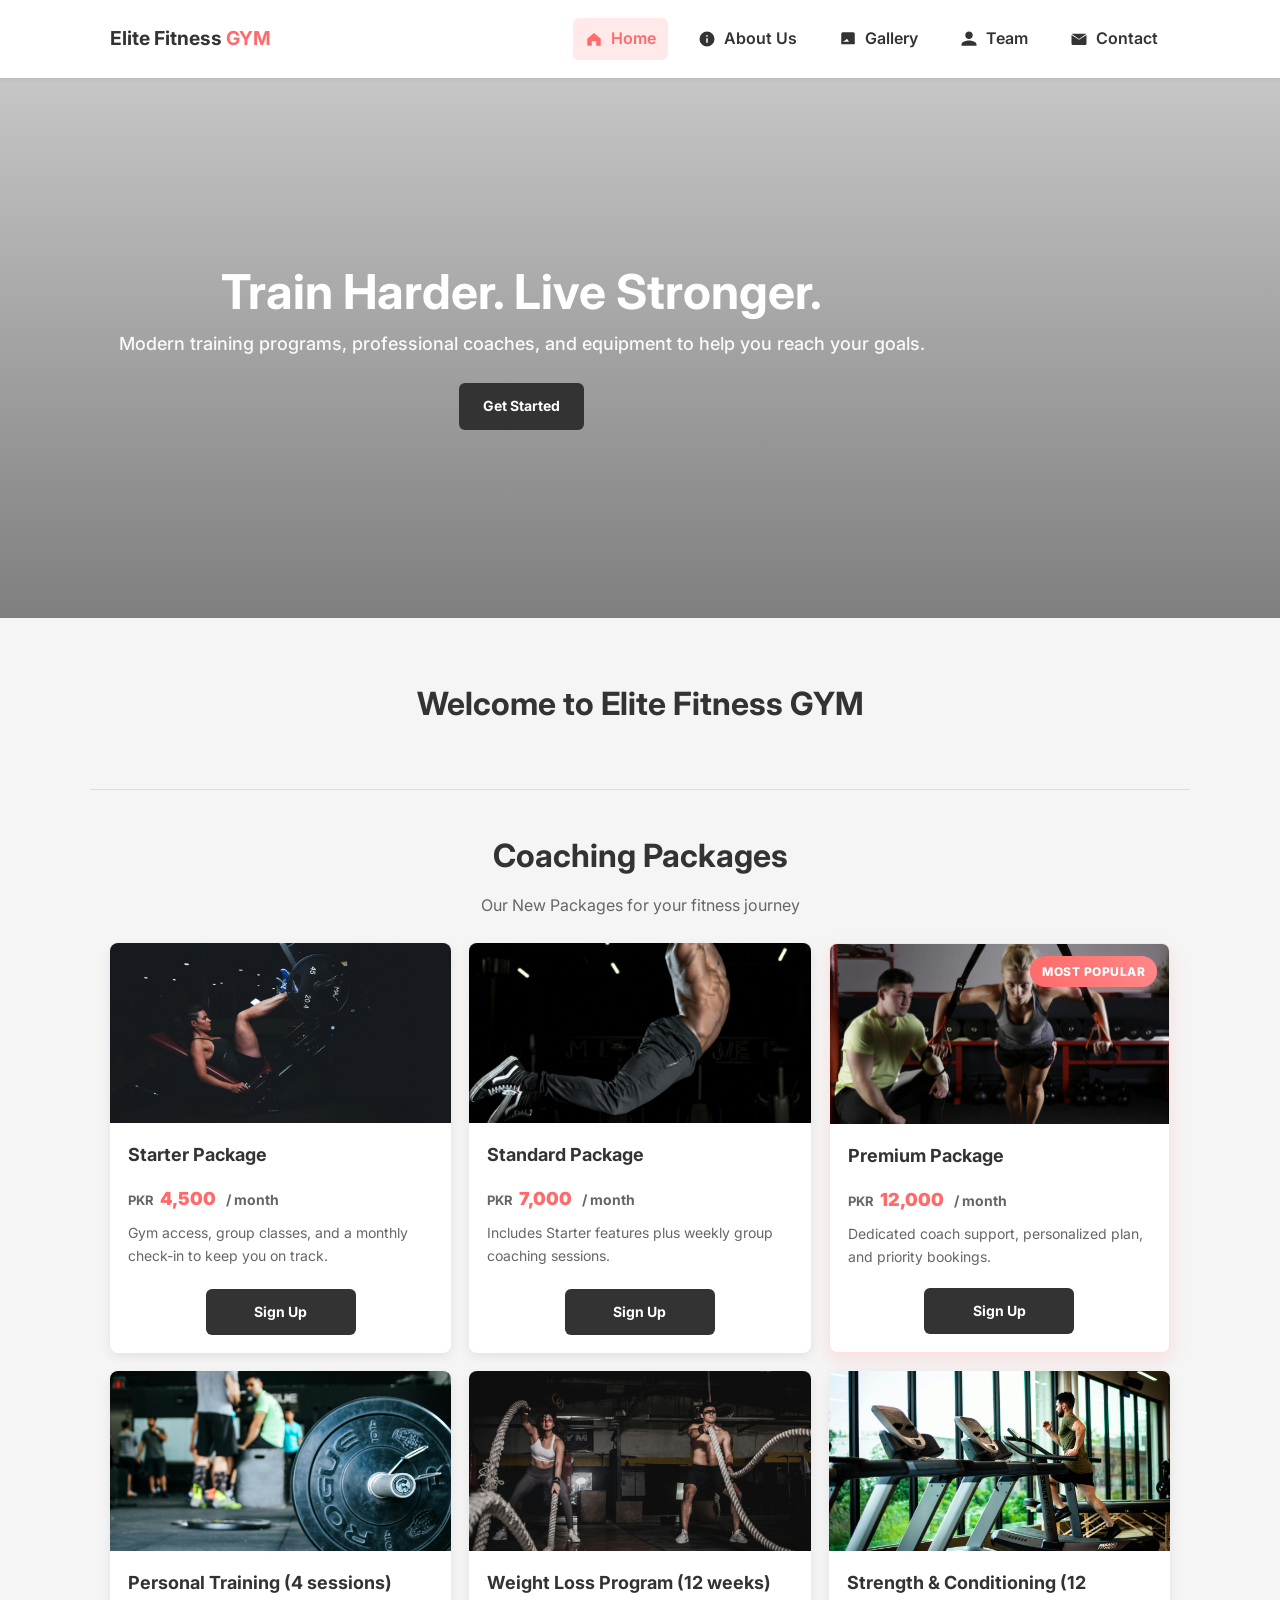
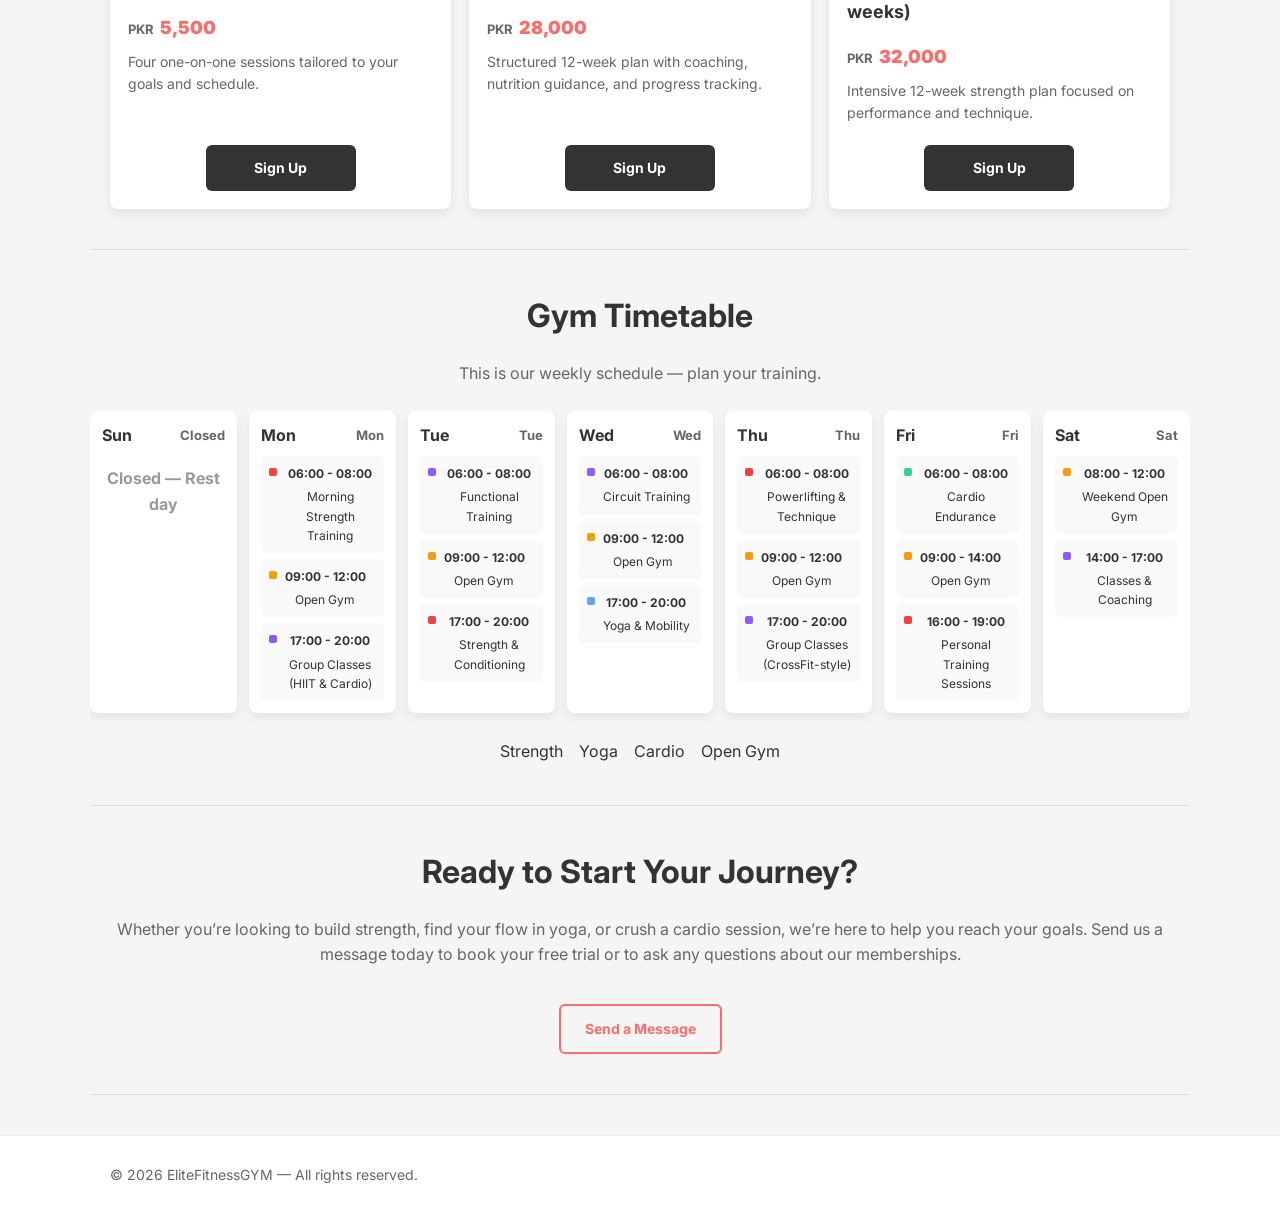
<file: ICT Project/files/index.html>
<!-- This part of code is for HTML document structure part -->
<!DOCTYPE html>
<html lang="en">
<!-- This part of code is for head section part -->
<head>
  <meta charset="utf-8" />
  <meta name="viewport" content="width=device-width,initial-scale=1" />
  <title>GYM — Landing Page</title>
  <link rel="stylesheet" href="gym.css">
  <link rel="preconnect" href="https://fonts.gstatic.com">
  <link href="https://fonts.googleapis.com/css2?family=Inter:wght@300;400;600;700&display=swap" rel="stylesheet">
</head>
<!-- This part of code is for body section part -->
<body>
  <!-- This part of code is for header section part -->
  <header class="site-header">
    <div class="container header-inner">
      <a class="logo" href="#home">Elite Fitness<span class="accent">GYM</span></a>
      <nav class="nav" id="nav">
        <a href="GYM.html" class="active" aria-current="page"><span class="nav-icon" aria-hidden="true">
          <svg viewBox="0 0 24 24" xmlns="http://www.w3.org/2000/svg"><path d="M3 11.5L12 4l9 7.5V20a1 1 0 0 1-1 1h-5v-6H9v6H4a1 1 0 0 1-1-1V11.5z" fill="currentColor"/></svg>
        </span>Home</a>
        <a href="about.html"><span class="nav-icon" aria-hidden="true">
          <svg viewBox="0 0 24 24" xmlns="http://www.w3.org/2000/svg"><path d="M12 2a10 10 0 1 0 0 20 10 10 0 0 0 0-20zm1 15h-2v-6h2v6zm0-8h-2V7h2v2z" fill="currentColor"/></svg>
        </span>About Us</a>
        <a href="gallery.html"><span class="nav-icon" aria-hidden="true">
          <svg viewBox="0 0 24 24" xmlns="http://www.w3.org/2000/svg"><path d="M21 19V5a2 2 0 0 0-2-2H5a2 2 0 0 0-2 2v14h18zM8.5 13.5l2-2 3 4H5l3.5-2z" fill="currentColor"/></svg>
        </span>Gallery</a>
        <a href="team.html"><span class="nav-icon" aria-hidden="true">
          <svg viewBox="0 0 24 24" xmlns="http://www.w3.org/2000/svg"><path d="M12 12c2.7 0 5-2.3 5-5s-2.3-5-5-5-5 2.3-5 5 2.3 5 5 5zm0 2c-3.3 0-10 1.7-10 5v2h20v-2c0-3.3-6.7-5-10-5z" fill="currentColor"/></svg>
        </span>Team</a>
        <a href="contact.html"><span class="nav-icon" aria-hidden="true">
          <svg viewBox="0 0 24 24" xmlns="http://www.w3.org/2000/svg"><path d="M2 6.5V18a2 2 0 0 0 2 2h16a2 2 0 0 0 2-2V6.5L12 13 2 6.5zM22 5H2l10 7 10-7z" fill="currentColor"/></svg>
        </span>Contact</a>
      </nav>
      <button class="nav-toggle" id="navToggle" aria-label="Toggle navigation">☰</button>
    </div>
  </header>

  <!-- This part of code is for hero section part -->
  <section id="home" class="hero">
    <div class="hero-slides" id="heroSlides">
      <!-- images folder assumed at project root (../images/gym1.jpg .. gym8.jpg) -->
      <div class="slide" style="background-image:url('../images/1.jpg')"></div>
      <div class="slide" style="background-image:url('../images/2.jpg')"></div>
      <div class="slide" style="background-image:url('../images/3.jpg')"></div>
      <div class="slide" style="background-image:url('../images/4.jpg')"></div>
      <div class="slide" style="background-image:url('../images/5.jpg')"></div>
      <div class="slide" style="background-image:url('../images/6.jpg')"></div>
      <div class="slide" style="background-image:url('../images/7.jpg')"></div>
      <div class="slide" style="background-image:url('../images/8.jpg')"></div>
    </div>

    <div class="hero-overlay"></div>

    <div class="hero-content container">
      <h1>Train Harder. Live Stronger.</h1>
      <p>Modern training programs, professional coaches, and equipment to help you reach your goals.</p>
      <a href="contact.html" class="btn">Get Started</a>
    </div>

    <div class="hero-controls container">
      <div id="slideDots" class="dots"></div>
    </div>
  </section>

  <!-- This part of code is for welcome section part -->
  <section class="section page-main container">
    <div style="text-align:center">
      <h2>Welcome to Elite Fitness GYM</h2>

    </div>
  </section>

  

  <!-- This part of code is for coaching packages section part -->
  <section id="packages" class="section container">
    <div style="text-align:center">
      <h2>Coaching Packages</h2>
      <p class="muted">Our New Packages for your fitness journey</p>
    </div>

    <div class="packages-grid container">
      <article class="package-card">
        <img src="../images/a.jpg" alt="Starter Package" />
        <div class="pkg-body">
          <h3>Starter Package</h3>
          <p class="price"><span class="currency">PKR</span><span class="amount">4,500</span><span class="period"> / month</span></p>
          <p class="pkg-desc">Gym access, group classes, and a monthly check-in to keep you on track.</p>
          <a href="contact.html" class="btn">Sign Up</a>
        </div>
      </article>

      <article class="package-card">
        <img src="../images/b.jpg" alt="Standard Package" />
        <div class="pkg-body">
          <h3>Standard Package</h3>
          <p class="price"><span class="currency">PKR</span><span class="amount">7,000</span><span class="period"> / month</span></p>
          <p class="pkg-desc">Includes Starter features plus weekly group coaching sessions.</p>
          <a href="contact.html" class="btn">Sign Up</a>
        </div>
      </article>

      <article class="package-card popular">
        <img src="../images/c.jpg" alt="Premium Package" />
        <div class="badge" aria-hidden="true">Most Popular</div>
        <div class="pkg-body">
          <h3>Premium Package</h3>
          <p class="price"><span class="currency">PKR</span><span class="amount">12,000</span><span class="period"> / month</span></p>
          <p class="pkg-desc">Dedicated coach support, personalized plan, and priority bookings.</p>
          <a href="contact.html" class="btn">Sign Up</a>
        </div>
      </article>

      <article class="package-card">
        <img src="../images/d.jpg" alt="Personal Training" />
        <div class="pkg-body">
          <h3>Personal Training (4 sessions)</h3>
          <p class="price"><span class="currency">PKR</span><span class="amount">5,500</span></p>
          <p class="pkg-desc">Four one-on-one sessions tailored to your goals and schedule.</p>
          <a href="contact.html" class="btn">Sign Up</a>
        </div>
      </article>

      <article class="package-card">
        <img src="../images/e.jpg" alt="Weight Loss Program" />
        <div class="pkg-body">
          <h3>Weight Loss Program (12 weeks)</h3>
          <p class="price"><span class="currency">PKR</span><span class="amount">28,000</span></p>
          <p class="pkg-desc">Structured 12-week plan with coaching, nutrition guidance, and progress tracking.</p>
          <a href="contact.html" class="btn">Sign Up</a>
        </div>
      </article>

      <article class="package-card">
        <img src="../images/f.jpg" alt="Strength & Conditioning" />
        <div class="pkg-body">
          <h3>Strength & Conditioning (12 weeks)</h3>
          <p class="price"><span class="currency">PKR</span><span class="amount">32,000</span></p>
          <p class="pkg-desc">Intensive 12-week strength plan focused on performance and technique.</p>
          <a href="contact.html" class="btn">Sign Up</a>
        </div>
      </article>

    </div>
  </section>


  <!-- This part of code is for schedule section part (static weekly timetable) -->
  <section id="schedule" class="section page-main container">
    <div style="text-align:center">
      <h2>Gym Timetable</h2>
      <p class="muted">This is our weekly schedule — plan your training.</p>

      <div class="week-grid" style="margin-top:18px">
        <div class="day-card">
          <div class="day-header"><span>Sun</span><span class="day-date">Closed</span></div>
          <p class="schedule-off">Closed — Rest day</p>
        </div>

        <div class="day-card">
          <div class="day-header"><span>Mon</span><span class="day-date">Mon</span></div>
          <ul class="slot-list">
            <li class="slot-item type-strength"><span class="slot-swatch" aria-hidden="true"></span><div><strong>06:00 - 08:00</strong><div class="slot-activity">Morning Strength Training</div></div></li>
            <li class="slot-item type-open"><span class="slot-swatch" aria-hidden="true"></span><div><strong>09:00 - 12:00</strong><div class="slot-activity">Open Gym</div></div></li>
            <li class="slot-item type-class"><span class="slot-swatch" aria-hidden="true"></span><div><strong>17:00 - 20:00</strong><div class="slot-activity">Group Classes (HIIT & Cardio)</div></div></li>
          </ul>
        </div>

        <div class="day-card">
          <div class="day-header"><span>Tue</span><span class="day-date">Tue</span></div>
          <ul class="slot-list">
            <li class="slot-item type-class"><span class="slot-swatch" aria-hidden="true"></span><div><strong>06:00 - 08:00</strong><div class="slot-activity">Functional Training</div></div></li>
            <li class="slot-item type-open"><span class="slot-swatch" aria-hidden="true"></span><div><strong>09:00 - 12:00</strong><div class="slot-activity">Open Gym</div></div></li>
            <li class="slot-item type-strength"><span class="slot-swatch" aria-hidden="true"></span><div><strong>17:00 - 20:00</strong><div class="slot-activity">Strength & Conditioning</div></div></li>
          </ul>
        </div>

        <div class="day-card">
          <div class="day-header"><span>Wed</span><span class="day-date">Wed</span></div>
          <ul class="slot-list">
            <li class="slot-item type-class"><span class="slot-swatch" aria-hidden="true"></span><div><strong>06:00 - 08:00</strong><div class="slot-activity">Circuit Training</div></div></li>
            <li class="slot-item type-open"><span class="slot-swatch" aria-hidden="true"></span><div><strong>09:00 - 12:00</strong><div class="slot-activity">Open Gym</div></div></li>
            <li class="slot-item type-yoga"><span class="slot-swatch" aria-hidden="true"></span><div><strong>17:00 - 20:00</strong><div class="slot-activity">Yoga & Mobility</div></div></li>
          </ul>
        </div>

        <div class="day-card">
          <div class="day-header"><span>Thu</span><span class="day-date">Thu</span></div>
          <ul class="slot-list">
            <li class="slot-item type-strength"><span class="slot-swatch" aria-hidden="true"></span><div><strong>06:00 - 08:00</strong><div class="slot-activity">Powerlifting & Technique</div></div></li>
            <li class="slot-item type-open"><span class="slot-swatch" aria-hidden="true"></span><div><strong>09:00 - 12:00</strong><div class="slot-activity">Open Gym</div></div></li>
            <li class="slot-item type-class"><span class="slot-swatch" aria-hidden="true"></span><div><strong>17:00 - 20:00</strong><div class="slot-activity">Group Classes (CrossFit-style)</div></div></li>
          </ul>
        </div>

        <div class="day-card">
          <div class="day-header"><span>Fri</span><span class="day-date">Fri</span></div>
          <ul class="slot-list">
            <li class="slot-item type-cardio"><span class="slot-swatch" aria-hidden="true"></span><div><strong>06:00 - 08:00</strong><div class="slot-activity">Cardio Endurance</div></div></li>
            <li class="slot-item type-open"><span class="slot-swatch" aria-hidden="true"></span><div><strong>09:00 - 14:00</strong><div class="slot-activity">Open Gym</div></div></li>
            <li class="slot-item type-strength"><span class="slot-swatch" aria-hidden="true"></span><div><strong>16:00 - 19:00</strong><div class="slot-activity">Personal Training Sessions</div></div></li>
          </ul>
        </div>

        <div class="day-card">
          <div class="day-header"><span>Sat</span><span class="day-date">Sat</span></div>
          <ul class="slot-list">
            <li class="slot-item type-open"><span class="slot-swatch" aria-hidden="true"></span><div><strong>08:00 - 12:00</strong><div class="slot-activity">Weekend Open Gym</div></div></li>
            <li class="slot-item type-class"><span class="slot-swatch" aria-hidden="true"></span><div><strong>14:00 - 17:00</strong><div class="slot-activity">Classes & Coaching</div></div></li>
          </ul>
        </div>
      </div>

      <div class="schedule-legend" style="display:flex;gap:16px;justify-content:center;align-items:center;margin-top:18px">
        <span class="legend-item"><span class="legend-swatch swatch-strength" aria-hidden="true"></span> Strength</span>
        <span class="legend-item"><span class="legend-swatch swatch-yoga" aria-hidden="true"></span> Yoga</span>
        <span class="legend-item"><span class="legend-swatch swatch-cardio" aria-hidden="true"></span> Cardio</span>
        <span class="legend-item"><span class="legend-swatch swatch-open" aria-hidden="true"></span> Open Gym</span>
      </div>
    </div>
  </section>

  <!-- This part of code is for ready to start section part -->
  <section class="section page-main container">
    <div style="text-align:center">
      <h2>Ready to Start Your Journey?</h2>
      <p class="muted">Whether you’re looking to build strength, find your flow in yoga, or crush a cardio session, we’re here to help you reach your goals. Send us a message today to book your free trial or to ask any questions about our memberships.</p>
      <a href="contact.html" class="btn ghost" style="margin-top:12px">Send a Message</a>
    </div>
  </section>

  <!-- This part of code is for footer section part -->
  <footer class="site-footer">
    <div class="container">
      <p>&copy; 2026 EliteFitnessGYM — All rights reserved.</p>
    </div>
  </footer>
</body>
</html>
</file>
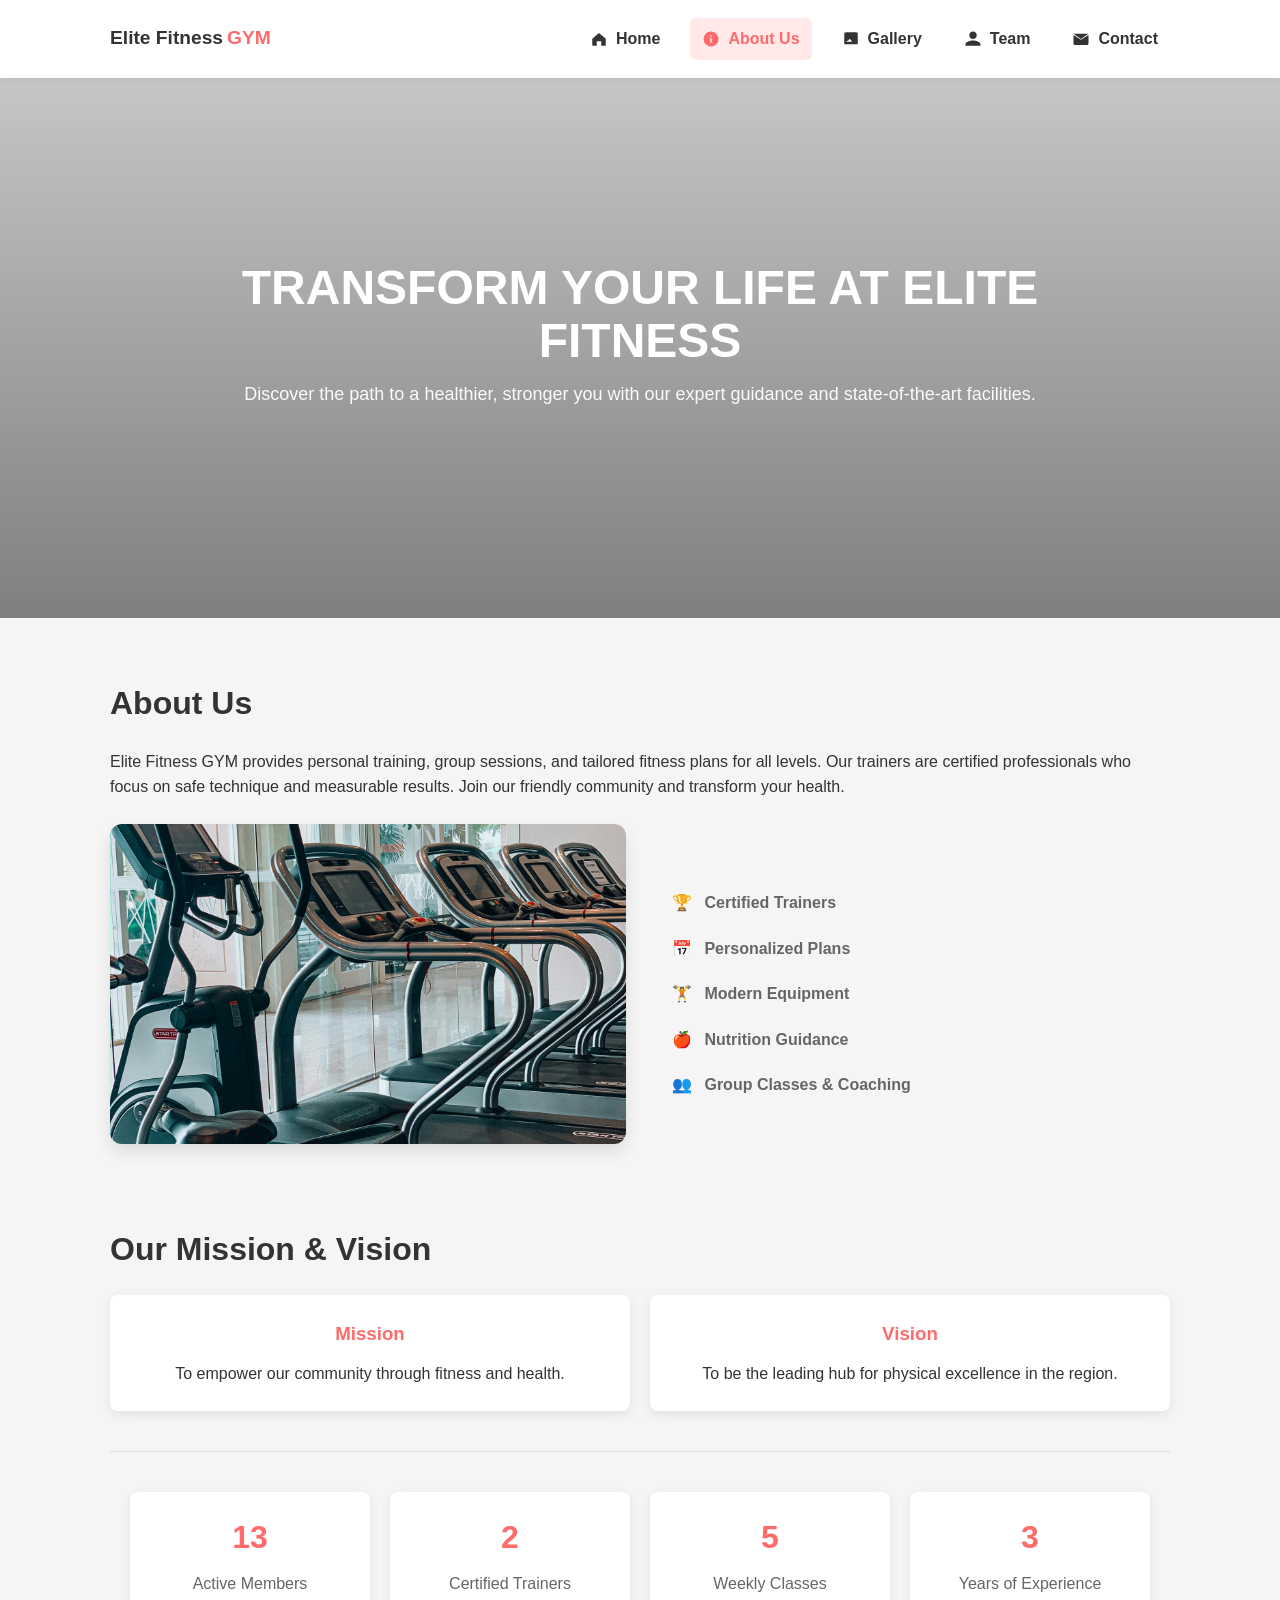
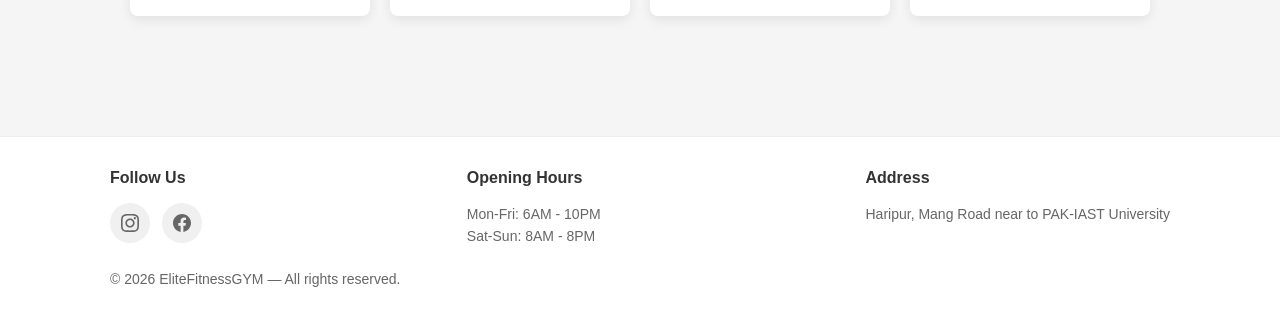
<file: ICT Project/files/about.html>
<!-- This part of code is for HTML document structure part -->
<!DOCTYPE html>
<html lang="en">
<!-- This part of code is for head section part -->
<head>
  <meta charset="utf-8" />
  <meta name="viewport" content="width=device-width,initial-scale=1" />
  <title>About — Elite Fitness GYM</title>
  <link rel="stylesheet" href="gym.css">
  <link href="https://fonts.googleapis.com/css2?family=Montserrat:wght@300;400;600;700&display=swap" rel="stylesheet">
</head>
<!-- This part of code is for body section part -->
<body>
  <!-- This part of code is for header section part -->
  <header class="site-header">
    <div class="container header-inner">
      <a class="logo" href="GYM.html">Elite Fitness<span class="accent">GYM</span></a>
      <nav class="nav" id="nav">
        <a href="GYM.html"><span class="nav-icon" aria-hidden="true">
          <svg viewBox="0 0 24 24" xmlns="http://www.w3.org/2000/svg"><path d="M3 11.5L12 4l9 7.5V20a1 1 0 0 1-1 1h-5v-6H9v6H4a1 1 0 0 1-1-1V11.5z" fill="currentColor"/></svg>
        </span>Home</a>
        <a href="about.html" class="active" aria-current="page"><span class="nav-icon" aria-hidden="true">
          <svg viewBox="0 0 24 24" xmlns="http://www.w3.org/2000/svg"><path d="M12 2a10 10 0 1 0 0 20 10 10 0 0 0 0-20zm1 15h-2v-6h2v6zm0-8h-2V7h2v2z" fill="currentColor"/></svg>
        </span>About Us</a>
        <a href="gallery.html"><span class="nav-icon" aria-hidden="true">
          <svg viewBox="0 0 24 24" xmlns="http://www.w3.org/2000/svg"><path d="M21 19V5a2 2 0 0 0-2-2H5a2 2 0 0 0-2 2v14h18zM8.5 13.5l2-2 3 4H5l3.5-2z" fill="currentColor"/></svg>
        </span>Gallery</a>
        <a href="team.html"><span class="nav-icon" aria-hidden="true">
          <svg viewBox="0 0 24 24" xmlns="http://www.w3.org/2000/svg"><path d="M12 12c2.7 0 5-2.3 5-5s-2.3-5-5-5-5 2.3-5 5 2.3 5 5 5zm0 2c-3.3 0-10 1.7-10 5v2h20v-2c0-3.3-6.7-5-10-5z" fill="currentColor"/></svg>
        </span>Team</a>
        <a href="contact.html"><span class="nav-icon" aria-hidden="true">
          <svg viewBox="0 0 24 24" xmlns="http://www.w3.org/2000/svg"><path d="M2 6.5V18a2 2 0 0 0 2 2h16a2 2 0 0 0 2-2V6.5L12 13 2 6.5zM22 5H2l10 7 10-7z" fill="currentColor"/></svg>
        </span>Contact</a>
      </nav>
      <button class="nav-toggle" id="navToggle" aria-label="Toggle navigation">☰</button>
    </div>
  </header>

  <!-- This part of code is for hero section part -->
  <section class="hero">
    <div class="hero-slides">
      <video autoplay muted loop class="slide" style="opacity:1">
        <source src="../Vids/vid3.mp4" type="video/mp4">
      </video>
    </div>
    <div class="hero-overlay"></div>
    <div class="hero-content container">
      <h1>TRANSFORM YOUR LIFE AT ELITE FITNESS</h1>
      <p>Discover the path to a healthier, stronger you with our expert guidance and state-of-the-art facilities.</p>
    </div>
  </section>

  <!-- This part of code is for main content section part -->
  <main class="page-main">
    <div class="bg-shape shape1"></div>
    <div class="bg-shape shape2"></div>
    <div class="bg-shape shape3"></div>
    <div class="container">
      <h2>About Us</h2>
      <p>Elite Fitness GYM provides personal training, group sessions, and tailored fitness plans for all levels. Our trainers are certified professionals who focus on safe technique and measurable results. Join our friendly community and transform your health.</p>

      <div class="about-grid" style="margin-top:24px">
        <div class="about-image" style="background-image:url('../images/2.jpg');height:320px;border-radius:12px"></div>
        <div style="padding-left:18px">
          <ul class="benefits">
            <li><span class="icon">🏆</span> Certified Trainers</li>
            <li><span class="icon">📅</span> Personalized Plans</li>
            <li><span class="icon">🏋️</span> Modern Equipment</li>
            <li><span class="icon">🍎</span> Nutrition Guidance</li>
            <li><span class="icon">👥</span> Group Classes & Coaching</li>
          </ul>
        </div>
      </div>

      <!-- This part of code is for mission and vision section part -->
      <section class="section container" style="margin-top:40px">
        <h2>Our Mission & Vision</h2>
        <div class="mission-vision-grid">
          <div class="mission-card">
            <h3>Mission</h3>
            <p>To empower our community through fitness and health.</p>
          </div>
          <div class="vision-card">
            <h3>Vision</h3>
            <p>To be the leading hub for physical excellence in the region.</p>
          </div>
        </div>
      </section>

      <!-- This part of code is for stats counter section part -->
      <section class="stats-section container">
        <div class="stats-grid">
          <div class="stat">
            <h3 class="counter" data-target="500">13</h3>
            <p>Active Members</p>
          </div>
          <div class="stat">
            <h3 class="counter" data-target="10">2</h3>
            <p>Certified Trainers</p>
          </div>
          <div class="stat">
            <h3 class="counter" data-target="20">5</h3>
            <p>Weekly Classes</p>
          </div>
          <div class="stat">
            <h3 class="counter" data-target="5">3</h3>
            <p>Years of Experience</p>
          </div>
        </div>
      </section>

    </div>
  </main>

  <!-- This part of code is for footer section part -->
  <footer class="site-footer">
    <div class="container">
      <div class="footer-content">
        <div class="footer-section">
          <h4>Follow Us</h4>
          <div class="social-links">
            <a href="#" aria-label="Instagram"><svg viewBox="0 0 24 24" xmlns="http://www.w3.org/2000/svg"><path d="M12 2.163c3.204 0 3.584.012 4.85.07 3.252.148 4.771 1.691 4.919 4.919.058 1.265.069 1.645.069 4.849 0 3.205-.012 3.584-.069 4.849-.149 3.225-1.664 4.771-4.919 4.919-1.266.058-1.644.07-4.85.07-3.204 0-3.584-.012-4.849-.07-3.26-.149-4.771-1.699-4.919-4.92-.058-1.265-.07-1.644-.07-4.849 0-3.204.013-3.583.07-4.849.149-3.227 1.664-4.771 4.919-4.919 1.266-.057 1.645-.069 4.849-.069zm0-2.163c-3.259 0-3.667.014-4.947.072-4.358.2-6.78 2.618-6.98 6.98-.059 1.281-.073 1.689-.073 4.948 0 3.259.014 3.668.072 4.948.2 4.358 2.618 6.78 6.98 6.98 1.281.058 1.689.072 4.948.072 3.259 0 3.668-.014 4.948-.072 4.354-.2 6.782-2.618 6.979-6.98.059-1.28.073-1.689.073-4.948 0-3.259-.014-3.667-.072-4.947-.196-4.354-2.617-6.78-6.979-6.98-1.281-.059-1.69-.073-4.949-.073zm0 5.838c-3.403 0-6.162 2.759-6.162 6.162s2.759 6.163 6.162 6.163 6.162-2.759 6.162-6.163c0-3.403-2.759-6.162-6.162-6.162zm0 10.162c-2.209 0-4-1.79-4-4 0-2.209 1.791-4 4-4s4 1.791 4 4c0 2.21-1.791 4-4 4zm6.406-11.845c-.796 0-1.441.645-1.441 1.44s.645 1.44 1.441 1.44c.795 0 1.439-.645 1.439-1.44s-.644-1.44-1.439-1.44z"/></svg></a>
            <a href="#" aria-label="Facebook"><svg viewBox="0 0 24 24" xmlns="http://www.w3.org/2000/svg"><path d="M24 12.073c0-6.627-5.373-12-12-12s-12 5.373-12 12c0 5.99 4.388 10.954 10.125 11.854v-8.385H7.078v-3.47h3.047V9.43c0-3.007 1.792-4.669 4.533-4.669 1.312 0 2.686.235 2.686.235v2.953H15.83c-1.491 0-1.956.925-1.956 1.874v2.25h3.328l-.532 3.47h-2.796v8.385C19.612 23.027 24 18.062 24 12.073z"/></svg></a>
          </div>
        </div>
        <div class="footer-section">
          <h4>Opening Hours</h4>
          <p>Mon-Fri: 6AM - 10PM</p>
          <p>Sat-Sun: 8AM - 8PM</p>
        </div>
        <div class="footer-section">
          <h4>Address</h4>
          <p>Haripur, Mang Road near to PAK-IAST University</p>
        </div>
      </div>
      <p>&copy; 2026 EliteFitnessGYM — All rights reserved.</p>
    </div>
  </footer>
</body>
</html>
</file>
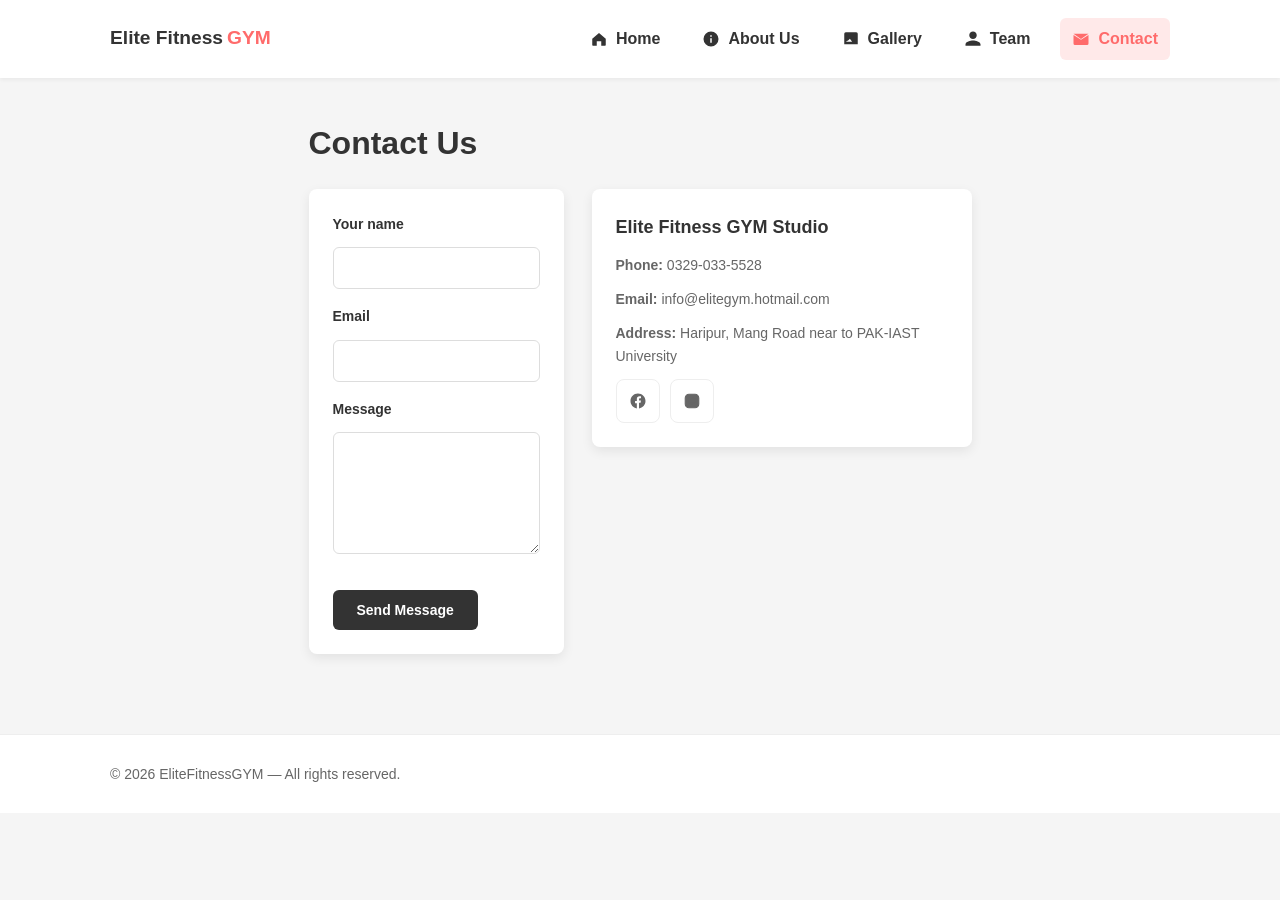
<file: ICT Project/files/contact.html>
<!-- This part of code is for HTML document structure part -->
<!DOCTYPE html>
<html lang="en">
<!-- This part of code is for head section part -->
<head>
  <meta charset="utf-8" />
  <meta name="viewport" content="width=device-width,initial-scale=1" />
  <title>Contact — Elite Fitness GYM</title>
  <link rel="stylesheet" href="gym.css">
</head>
<!-- This part of code is for body section part -->
<body>
  <!-- This part of code is for header section part -->
  <header class="site-header">
    <div class="container header-inner">
      <a class="logo" href="GYM.html">Elite Fitness<span class="accent">GYM</span></a>
      <nav class="nav" id="nav">
        <a href="GYM.html"><span class="nav-icon" aria-hidden="true">
          <svg viewBox="0 0 24 24" xmlns="http://www.w3.org/2000/svg"><path d="M3 11.5L12 4l9 7.5V20a1 1 0 0 1-1 1h-5v-6H9v6H4a1 1 0 0 1-1-1V11.5z" fill="currentColor"/></svg>
        </span>Home</a>
        <a href="about.html"><span class="nav-icon" aria-hidden="true">
          <svg viewBox="0 0 24 24" xmlns="http://www.w3.org/2000/svg"><path d="M12 2a10 10 0 1 0 0 20 10 10 0 0 0 0-20zm1 15h-2v-6h2v6zm0-8h-2V7h2v2z" fill="currentColor"/></svg>
        </span>About Us</a>
        <a href="gallery.html"><span class="nav-icon" aria-hidden="true">
          <svg viewBox="0 0 24 24" xmlns="http://www.w3.org/2000/svg"><path d="M21 19V5a2 2 0 0 0-2-2H5a2 2 0 0 0-2 2v14h18zM8.5 13.5l2-2 3 4H5l3.5-2z" fill="currentColor"/></svg>
        </span>Gallery</a>
        <a href="team.html"><span class="nav-icon" aria-hidden="true">
          <svg viewBox="0 0 24 24" xmlns="http://www.w3.org/2000/svg"><path d="M12 12c2.7 0 5-2.3 5-5s-2.3-5-5-5-5 2.3-5 5 2.3 5 5 5zm0 2c-3.3 0-10 1.7-10 5v2h20v-2c0-3.3-6.7-5-10-5z" fill="currentColor"/></svg>
        </span>Team</a>
        <a href="contact.html" class="active" aria-current="page"><span class="nav-icon" aria-hidden="true">
          <svg viewBox="0 0 24 24" xmlns="http://www.w3.org/2000/svg"><path d="M2 6.5V18a2 2 0 0 0 2 2h16a2 2 0 0 0 2-2V6.5L12 13 2 6.5zM22 5H2l10 7 10-7z" fill="currentColor"/></svg>
        </span>Contact</a>
      </nav>
      <button class="nav-toggle" id="navToggle" aria-label="Toggle navigation">☰</button>
    </div>
  </header>

  <!-- This part of code is for main content section part -->
  <main class="page-main">
    <div class="container">
      <h2>Contact Us</h2>
      <div class="contact-grid" style="margin-top:18px">
        <!-- This part of code is for contact form section part -->
        <form id="contactForm" class="contact-form">
          <label><span>Your name</span><input type="text" name="name" required></label>
          <label><span>Email</span><input type="email" name="email" required></label>
          <label><span>Message</span><textarea name="message" rows="6" required></textarea></label>
          <button type="submit" class="btn">Send Message</button>
        </form>

        <!-- This part of code is for contact info section part -->
        <div class="contact-info">
          <h3>Elite Fitness GYM Studio</h3>
          <p><strong>Phone:</strong> 0329-033-5528</p>
          <p><strong>Email:</strong> info@elitegym.hotmail.com</p>
          <p><strong>Address:</strong> Haripur, Mang Road near to PAK-IAST University</p>

          <div class="social-links" aria-label="Follow us">
            <a href="https://facebook.com/YourGymPage" target="_blank" rel="noopener noreferrer" aria-label="Facebook">
              <svg viewBox="0 0 24 24" fill="currentColor" xmlns="http://www.w3.org/2000/svg" aria-hidden="true"><path d="M22 12.07C22 6.48 17.52 2 11.93 2S2 6.48 2 12.07C2 17.1 5.66 21.18 10.44 21.95v-6.97H8.1v-2.9h2.34V9.41c0-2.32 1.38-3.6 3.5-3.6.99 0 2.03.18 2.03.18v2.23h-1.14c-1.12 0-1.47.7-1.47 1.41v1.7h2.5l-.4 2.9h-2.1V21.95C18.34 21.18 22 17.1 22 12.07z"/></svg>
            </a>

            <a href="https://instagram.com/YourGymPage" target="_blank" rel="noopener noreferrer" aria-label="Instagram">
              <svg viewBox="0 0 24 24" fill="none" stroke="currentColor" stroke-width="1.5" xmlns="http://www.w3.org/2000/svg" aria-hidden="true"><rect x="3" y="3" width="18" height="18" rx="5" ry="5"/><path d="M16 11.37a4 4 0 1 1-7.999.001A4 4 0 0 1 16 11.37z"/><path d="M17.5 6.5h.01"/></svg>
            </a>
          
          </div>
        </div>
      </div>
    </div>
  </main>

  <!-- This part of code is for footer section part -->
  <footer class="site-footer">
    <div class="container">
      <p>&copy; 2026 EliteFitnessGYM — All rights reserved.</p>
    </div>
  </footer>
</body>
</html>
</file>
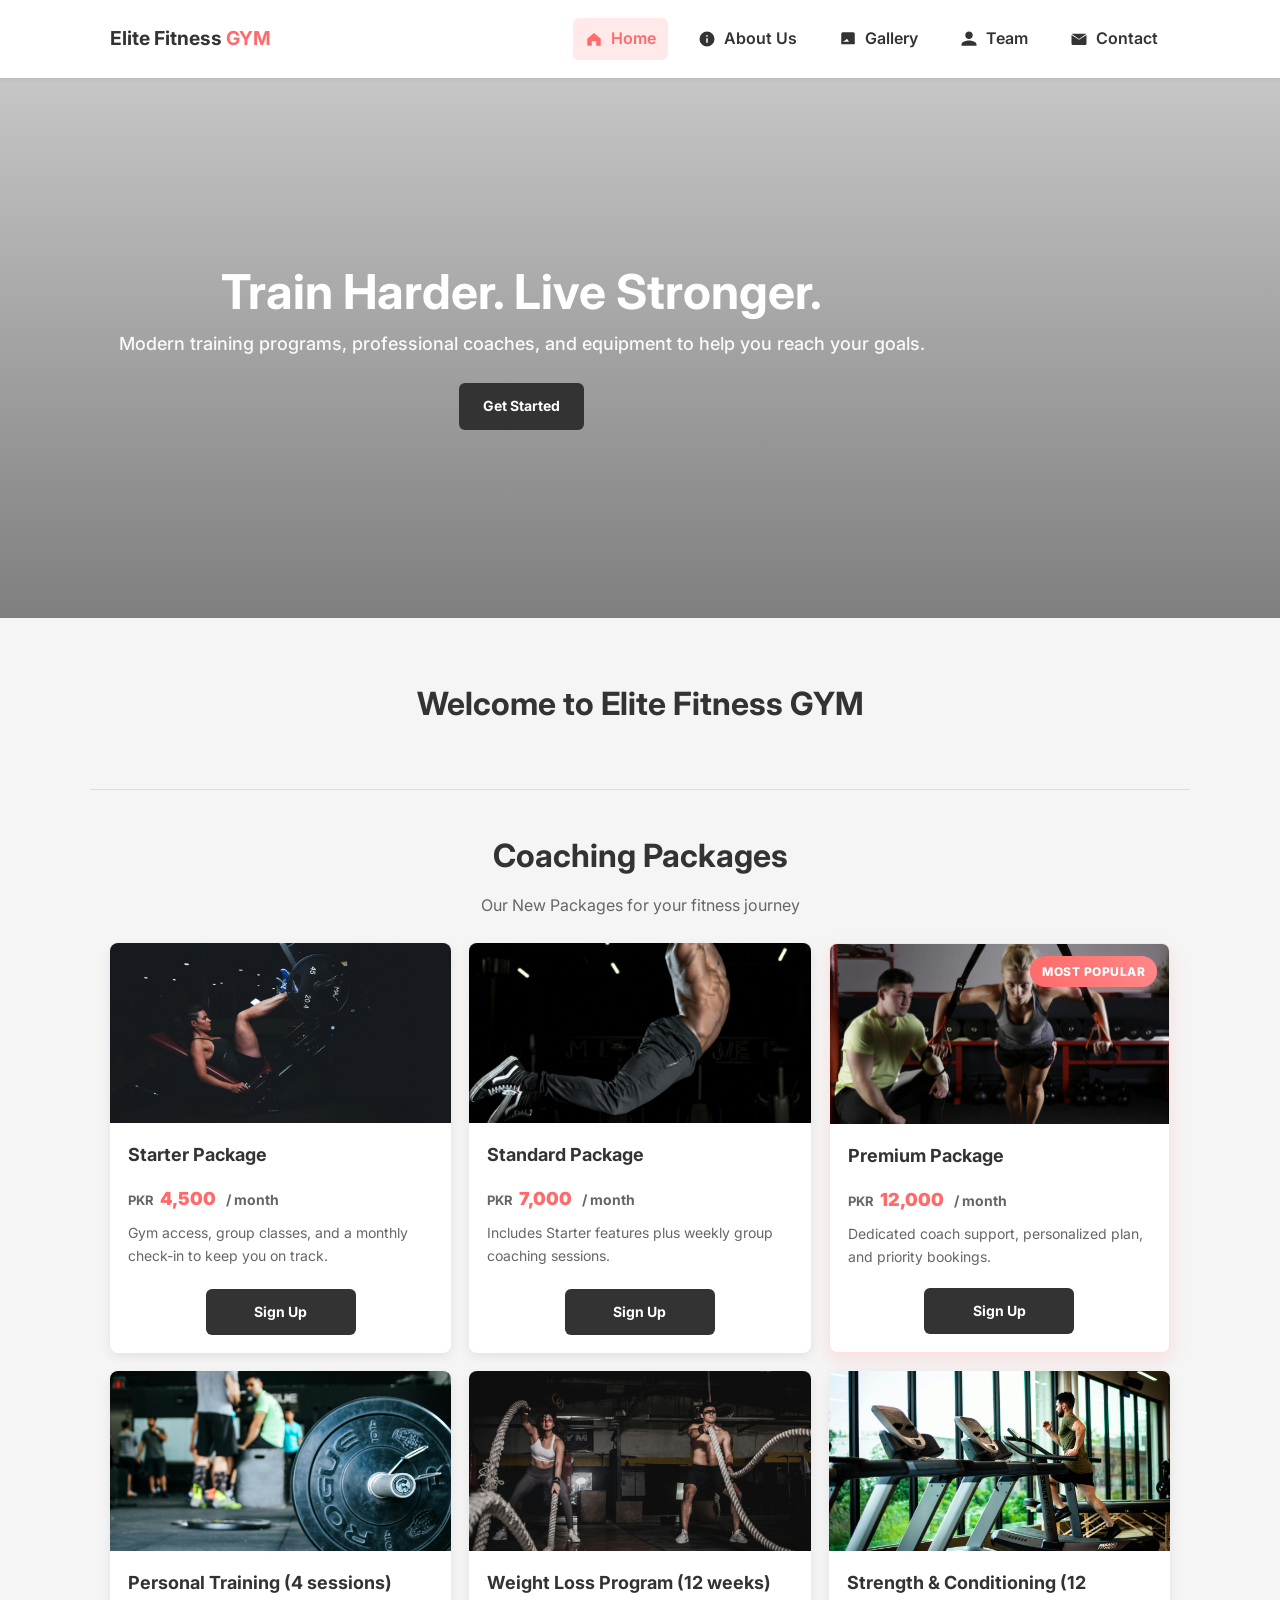
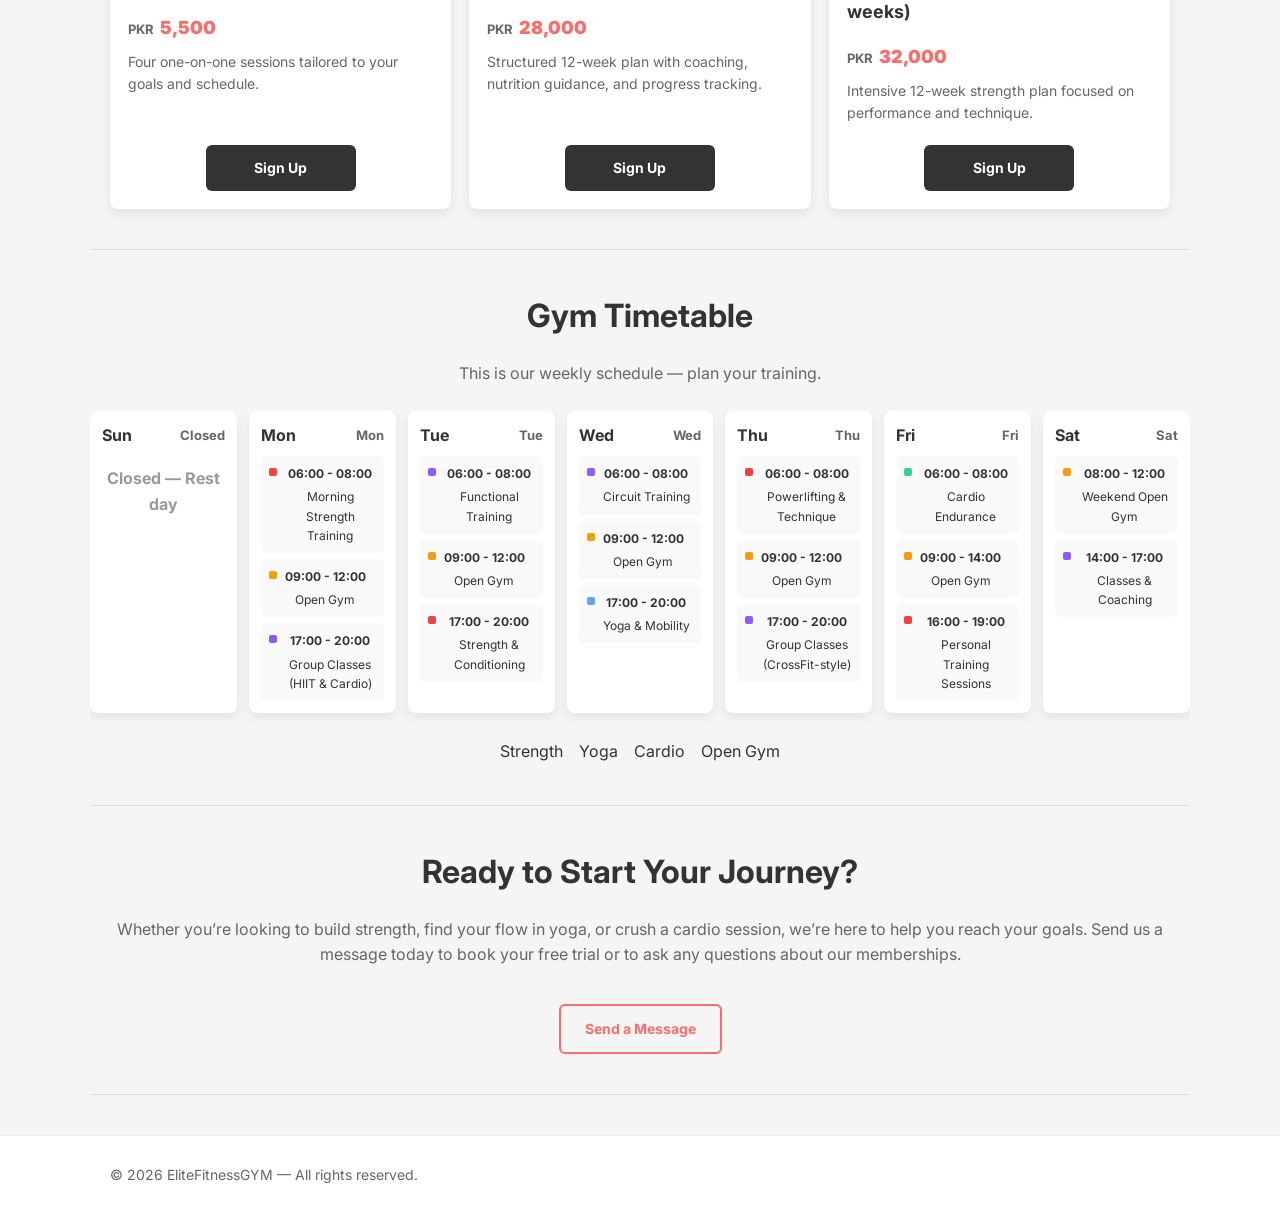
<file: ICT Project/files/GYM.html>
<!-- This part of code is for HTML document structure part -->
<!DOCTYPE html>
<html lang="en">
<!-- This part of code is for head section part -->
<head>
  <meta charset="utf-8" />
  <meta name="viewport" content="width=device-width,initial-scale=1" />
  <title>GYM — Landing Page</title>
  <link rel="stylesheet" href="gym.css">
  <link rel="preconnect" href="https://fonts.gstatic.com">
  <link href="https://fonts.googleapis.com/css2?family=Inter:wght@300;400;600;700&display=swap" rel="stylesheet">
</head>
<!-- This part of code is for body section part -->
<body>
  <!-- This part of code is for header section part -->
  <header class="site-header">
    <div class="container header-inner">
      <a class="logo" href="#home">Elite Fitness<span class="accent">GYM</span></a>
      <nav class="nav" id="nav">
        <a href="GYM.html" class="active" aria-current="page"><span class="nav-icon" aria-hidden="true">
          <svg viewBox="0 0 24 24" xmlns="http://www.w3.org/2000/svg"><path d="M3 11.5L12 4l9 7.5V20a1 1 0 0 1-1 1h-5v-6H9v6H4a1 1 0 0 1-1-1V11.5z" fill="currentColor"/></svg>
        </span>Home</a>
        <a href="about.html"><span class="nav-icon" aria-hidden="true">
          <svg viewBox="0 0 24 24" xmlns="http://www.w3.org/2000/svg"><path d="M12 2a10 10 0 1 0 0 20 10 10 0 0 0 0-20zm1 15h-2v-6h2v6zm0-8h-2V7h2v2z" fill="currentColor"/></svg>
        </span>About Us</a>
        <a href="gallery.html"><span class="nav-icon" aria-hidden="true">
          <svg viewBox="0 0 24 24" xmlns="http://www.w3.org/2000/svg"><path d="M21 19V5a2 2 0 0 0-2-2H5a2 2 0 0 0-2 2v14h18zM8.5 13.5l2-2 3 4H5l3.5-2z" fill="currentColor"/></svg>
        </span>Gallery</a>
        <a href="team.html"><span class="nav-icon" aria-hidden="true">
          <svg viewBox="0 0 24 24" xmlns="http://www.w3.org/2000/svg"><path d="M12 12c2.7 0 5-2.3 5-5s-2.3-5-5-5-5 2.3-5 5 2.3 5 5 5zm0 2c-3.3 0-10 1.7-10 5v2h20v-2c0-3.3-6.7-5-10-5z" fill="currentColor"/></svg>
        </span>Team</a>
        <a href="contact.html"><span class="nav-icon" aria-hidden="true">
          <svg viewBox="0 0 24 24" xmlns="http://www.w3.org/2000/svg"><path d="M2 6.5V18a2 2 0 0 0 2 2h16a2 2 0 0 0 2-2V6.5L12 13 2 6.5zM22 5H2l10 7 10-7z" fill="currentColor"/></svg>
        </span>Contact</a>
      </nav>
      <button class="nav-toggle" id="navToggle" aria-label="Toggle navigation">☰</button>
    </div>
  </header>

  <!-- This part of code is for hero section part -->
  <section id="home" class="hero">
    <div class="hero-slides" id="heroSlides">
      <!-- images folder assumed at project root (../images/gym1.jpg .. gym8.jpg) -->
      <div class="slide" style="background-image:url('../images/1.jpg')"></div>
      <div class="slide" style="background-image:url('../images/2.jpg')"></div>
      <div class="slide" style="background-image:url('../images/3.jpg')"></div>
      <div class="slide" style="background-image:url('../images/4.jpg')"></div>
      <div class="slide" style="background-image:url('../images/5.jpg')"></div>
      <div class="slide" style="background-image:url('../images/6.jpg')"></div>
      <div class="slide" style="background-image:url('../images/7.jpg')"></div>
      <div class="slide" style="background-image:url('../images/8.jpg')"></div>
    </div>

    <div class="hero-overlay"></div>

    <div class="hero-content container">
      <h1>Train Harder. Live Stronger.</h1>
      <p>Modern training programs, professional coaches, and equipment to help you reach your goals.</p>
      <a href="contact.html" class="btn">Get Started</a>
    </div>

    <div class="hero-controls container">
      <div id="slideDots" class="dots"></div>
    </div>
  </section>

  <!-- This part of code is for welcome section part -->
  <section class="section page-main container">
    <div style="text-align:center">
      <h2>Welcome to Elite Fitness GYM</h2>

    </div>
  </section>

  

  <!-- This part of code is for coaching packages section part -->
  <section id="packages" class="section container">
    <div style="text-align:center">
      <h2>Coaching Packages</h2>
      <p class="muted">Our New Packages for your fitness journey</p>
    </div>

    <div class="packages-grid container">
      <article class="package-card">
        <img src="../images/a.jpg" alt="Starter Package" />
        <div class="pkg-body">
          <h3>Starter Package</h3>
          <p class="price"><span class="currency">PKR</span><span class="amount">4,500</span><span class="period"> / month</span></p>
          <p class="pkg-desc">Gym access, group classes, and a monthly check-in to keep you on track.</p>
          <a href="contact.html" class="btn">Sign Up</a>
        </div>
      </article>

      <article class="package-card">
        <img src="../images/b.jpg" alt="Standard Package" />
        <div class="pkg-body">
          <h3>Standard Package</h3>
          <p class="price"><span class="currency">PKR</span><span class="amount">7,000</span><span class="period"> / month</span></p>
          <p class="pkg-desc">Includes Starter features plus weekly group coaching sessions.</p>
          <a href="contact.html" class="btn">Sign Up</a>
        </div>
      </article>

      <article class="package-card popular">
        <img src="../images/c.jpg" alt="Premium Package" />
        <div class="badge" aria-hidden="true">Most Popular</div>
        <div class="pkg-body">
          <h3>Premium Package</h3>
          <p class="price"><span class="currency">PKR</span><span class="amount">12,000</span><span class="period"> / month</span></p>
          <p class="pkg-desc">Dedicated coach support, personalized plan, and priority bookings.</p>
          <a href="contact.html" class="btn">Sign Up</a>
        </div>
      </article>

      <article class="package-card">
        <img src="../images/d.jpg" alt="Personal Training" />
        <div class="pkg-body">
          <h3>Personal Training (4 sessions)</h3>
          <p class="price"><span class="currency">PKR</span><span class="amount">5,500</span></p>
          <p class="pkg-desc">Four one-on-one sessions tailored to your goals and schedule.</p>
          <a href="contact.html" class="btn">Sign Up</a>
        </div>
      </article>

      <article class="package-card">
        <img src="../images/e.jpg" alt="Weight Loss Program" />
        <div class="pkg-body">
          <h3>Weight Loss Program (12 weeks)</h3>
          <p class="price"><span class="currency">PKR</span><span class="amount">28,000</span></p>
          <p class="pkg-desc">Structured 12-week plan with coaching, nutrition guidance, and progress tracking.</p>
          <a href="contact.html" class="btn">Sign Up</a>
        </div>
      </article>

      <article class="package-card">
        <img src="../images/f.jpg" alt="Strength & Conditioning" />
        <div class="pkg-body">
          <h3>Strength & Conditioning (12 weeks)</h3>
          <p class="price"><span class="currency">PKR</span><span class="amount">32,000</span></p>
          <p class="pkg-desc">Intensive 12-week strength plan focused on performance and technique.</p>
          <a href="contact.html" class="btn">Sign Up</a>
        </div>
      </article>

    </div>
  </section>


  <!-- This part of code is for schedule section part (static weekly timetable) -->
  <section id="schedule" class="section page-main container">
    <div style="text-align:center">
      <h2>Gym Timetable</h2>
      <p class="muted">This is our weekly schedule — plan your training.</p>

      <div class="week-grid" style="margin-top:18px">
        <div class="day-card">
          <div class="day-header"><span>Sun</span><span class="day-date">Closed</span></div>
          <p class="schedule-off">Closed — Rest day</p>
        </div>

        <div class="day-card">
          <div class="day-header"><span>Mon</span><span class="day-date">Mon</span></div>
          <ul class="slot-list">
            <li class="slot-item type-strength"><span class="slot-swatch" aria-hidden="true"></span><div><strong>06:00 - 08:00</strong><div class="slot-activity">Morning Strength Training</div></div></li>
            <li class="slot-item type-open"><span class="slot-swatch" aria-hidden="true"></span><div><strong>09:00 - 12:00</strong><div class="slot-activity">Open Gym</div></div></li>
            <li class="slot-item type-class"><span class="slot-swatch" aria-hidden="true"></span><div><strong>17:00 - 20:00</strong><div class="slot-activity">Group Classes (HIIT & Cardio)</div></div></li>
          </ul>
        </div>

        <div class="day-card">
          <div class="day-header"><span>Tue</span><span class="day-date">Tue</span></div>
          <ul class="slot-list">
            <li class="slot-item type-class"><span class="slot-swatch" aria-hidden="true"></span><div><strong>06:00 - 08:00</strong><div class="slot-activity">Functional Training</div></div></li>
            <li class="slot-item type-open"><span class="slot-swatch" aria-hidden="true"></span><div><strong>09:00 - 12:00</strong><div class="slot-activity">Open Gym</div></div></li>
            <li class="slot-item type-strength"><span class="slot-swatch" aria-hidden="true"></span><div><strong>17:00 - 20:00</strong><div class="slot-activity">Strength & Conditioning</div></div></li>
          </ul>
        </div>

        <div class="day-card">
          <div class="day-header"><span>Wed</span><span class="day-date">Wed</span></div>
          <ul class="slot-list">
            <li class="slot-item type-class"><span class="slot-swatch" aria-hidden="true"></span><div><strong>06:00 - 08:00</strong><div class="slot-activity">Circuit Training</div></div></li>
            <li class="slot-item type-open"><span class="slot-swatch" aria-hidden="true"></span><div><strong>09:00 - 12:00</strong><div class="slot-activity">Open Gym</div></div></li>
            <li class="slot-item type-yoga"><span class="slot-swatch" aria-hidden="true"></span><div><strong>17:00 - 20:00</strong><div class="slot-activity">Yoga & Mobility</div></div></li>
          </ul>
        </div>

        <div class="day-card">
          <div class="day-header"><span>Thu</span><span class="day-date">Thu</span></div>
          <ul class="slot-list">
            <li class="slot-item type-strength"><span class="slot-swatch" aria-hidden="true"></span><div><strong>06:00 - 08:00</strong><div class="slot-activity">Powerlifting & Technique</div></div></li>
            <li class="slot-item type-open"><span class="slot-swatch" aria-hidden="true"></span><div><strong>09:00 - 12:00</strong><div class="slot-activity">Open Gym</div></div></li>
            <li class="slot-item type-class"><span class="slot-swatch" aria-hidden="true"></span><div><strong>17:00 - 20:00</strong><div class="slot-activity">Group Classes (CrossFit-style)</div></div></li>
          </ul>
        </div>

        <div class="day-card">
          <div class="day-header"><span>Fri</span><span class="day-date">Fri</span></div>
          <ul class="slot-list">
            <li class="slot-item type-cardio"><span class="slot-swatch" aria-hidden="true"></span><div><strong>06:00 - 08:00</strong><div class="slot-activity">Cardio Endurance</div></div></li>
            <li class="slot-item type-open"><span class="slot-swatch" aria-hidden="true"></span><div><strong>09:00 - 14:00</strong><div class="slot-activity">Open Gym</div></div></li>
            <li class="slot-item type-strength"><span class="slot-swatch" aria-hidden="true"></span><div><strong>16:00 - 19:00</strong><div class="slot-activity">Personal Training Sessions</div></div></li>
          </ul>
        </div>

        <div class="day-card">
          <div class="day-header"><span>Sat</span><span class="day-date">Sat</span></div>
          <ul class="slot-list">
            <li class="slot-item type-open"><span class="slot-swatch" aria-hidden="true"></span><div><strong>08:00 - 12:00</strong><div class="slot-activity">Weekend Open Gym</div></div></li>
            <li class="slot-item type-class"><span class="slot-swatch" aria-hidden="true"></span><div><strong>14:00 - 17:00</strong><div class="slot-activity">Classes & Coaching</div></div></li>
          </ul>
        </div>
      </div>

      <div class="schedule-legend" style="display:flex;gap:16px;justify-content:center;align-items:center;margin-top:18px">
        <span class="legend-item"><span class="legend-swatch swatch-strength" aria-hidden="true"></span> Strength</span>
        <span class="legend-item"><span class="legend-swatch swatch-yoga" aria-hidden="true"></span> Yoga</span>
        <span class="legend-item"><span class="legend-swatch swatch-cardio" aria-hidden="true"></span> Cardio</span>
        <span class="legend-item"><span class="legend-swatch swatch-open" aria-hidden="true"></span> Open Gym</span>
      </div>
    </div>
  </section>

  <!-- This part of code is for ready to start section part -->
  <section class="section page-main container">
    <div style="text-align:center">
      <h2>Ready to Start Your Journey?</h2>
      <p class="muted">Whether you’re looking to build strength, find your flow in yoga, or crush a cardio session, we’re here to help you reach your goals. Send us a message today to book your free trial or to ask any questions about our memberships.</p>
      <a href="contact.html" class="btn ghost" style="margin-top:12px">Send a Message</a>
    </div>
  </section>

  <!-- This part of code is for footer section part -->
  <footer class="site-footer">
    <div class="container">
      <p>&copy; 2026 EliteFitnessGYM — All rights reserved.</p>
    </div>
  </footer>
</body>
</html>
</file>
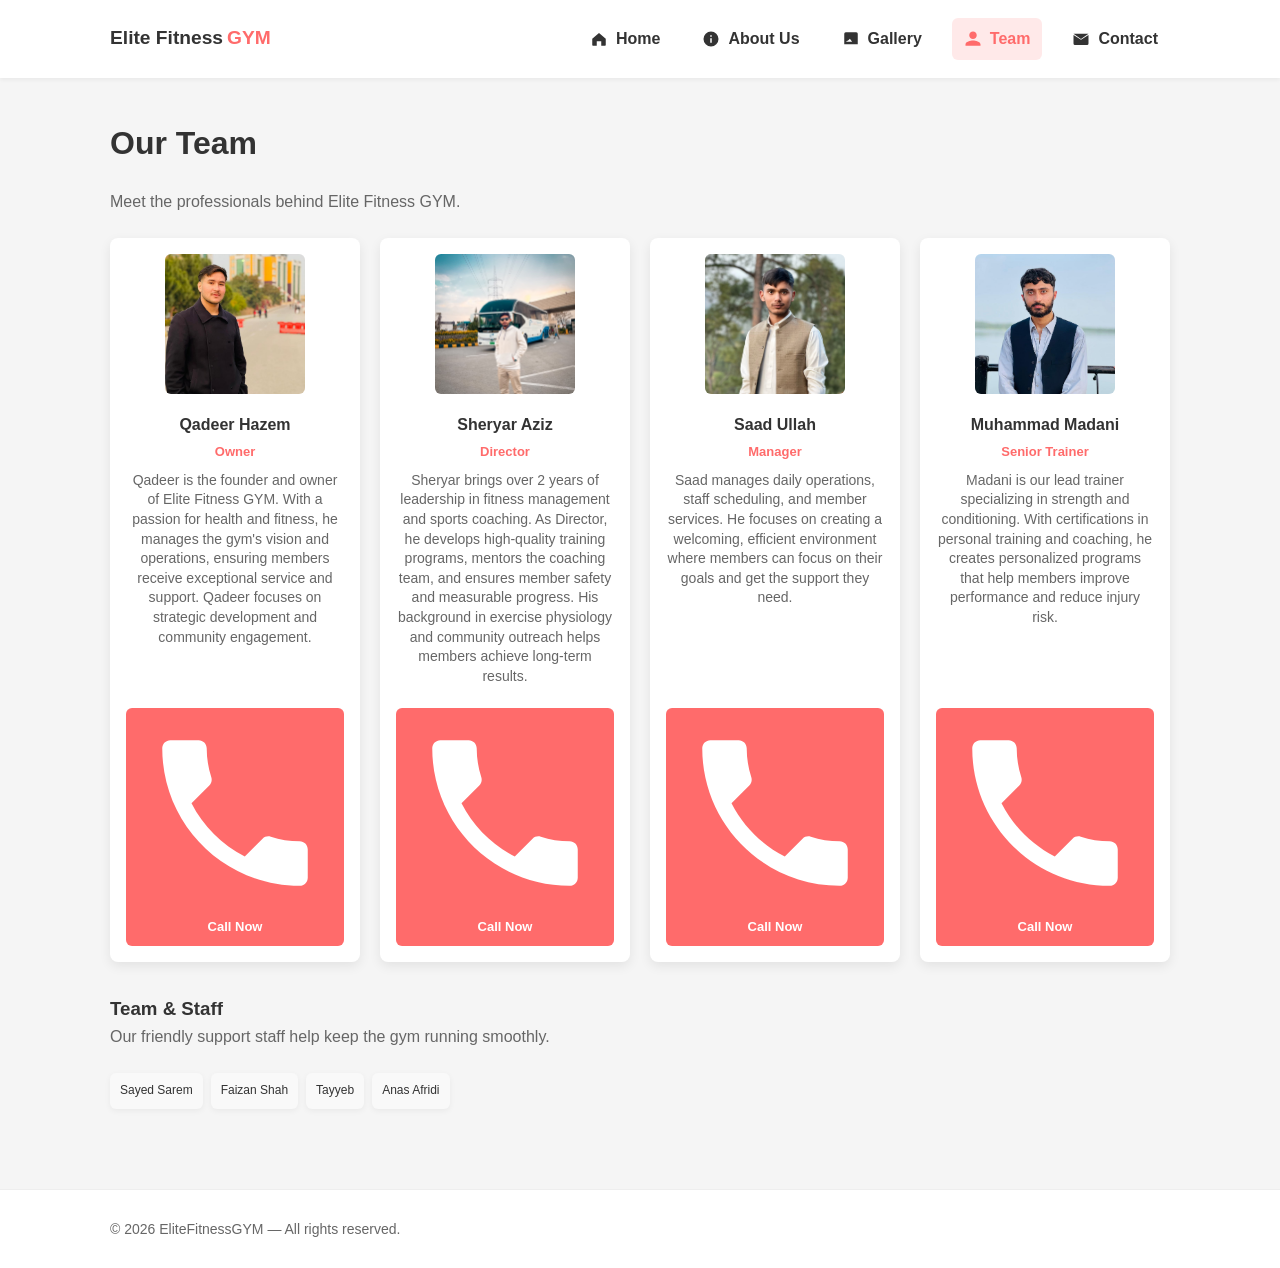
<file: ICT Project/files/team.html>
<!-- This part of code is for HTML document structure part -->
<!DOCTYPE html>
<html lang="en">
<!-- This part of code is for head section part -->
<head>
  <meta charset="utf-8" />
  <meta name="viewport" content="width=device-width,initial-scale=1" />
  <title>Team — Elite Fitness GYM</title>
  <link rel="stylesheet" href="gym.css">
</head>
<!-- This part of code is for body section part -->
<body>
  <!-- This part of code is for header section part -->
  <header class="site-header">
    <div class="container header-inner">
      <a class="logo" href="GYM.html">Elite Fitness<span class="accent">GYM</span></a>
      <nav class="nav" id="nav">
        <a href="GYM.html"><span class="nav-icon" aria-hidden="true">
          <svg viewBox="0 0 24 24" xmlns="http://www.w3.org/2000/svg"><path d="M3 11.5L12 4l9 7.5V20a1 1 0 0 1-1 1h-5v-6H9v6H4a1 1 0 0 1-1-1V11.5z" fill="currentColor"/></svg>
        </span>Home</a>
        <a href="about.html"><span class="nav-icon" aria-hidden="true">
          <svg viewBox="0 0 24 24" xmlns="http://www.w3.org/2000/svg"><path d="M12 2a10 10 0 1 0 0 20 10 10 0 0 0 0-20zm1 15h-2v-6h2v6zm0-8h-2V7h2v2z" fill="currentColor"/></svg>
        </span>About Us</a>
        <a href="gallery.html"><span class="nav-icon" aria-hidden="true">
          <svg viewBox="0 0 24 24" xmlns="http://www.w3.org/2000/svg"><path d="M21 19V5a2 2 0 0 0-2-2H5a2 2 0 0 0-2 2v14h18zM8.5 13.5l2-2 3 4H5l3.5-2z" fill="currentColor"/></svg>
        </span>Gallery</a>
        <a href="team.html" class="active" aria-current="page"><span class="nav-icon" aria-hidden="true">
          <svg viewBox="0 0 24 24" xmlns="http://www.w3.org/2000/svg"><path d="M12 12c2.7 0 5-2.3 5-5s-2.3-5-5-5-5 2.3-5 5 2.3 5 5 5zm0 2c-3.3 0-10 1.7-10 5v2h20v-2c0-3.3-6.7-5-10-5z" fill="currentColor"/></svg>
        </span>Team</a>
        <a href="contact.html"><span class="nav-icon" aria-hidden="true">
          <svg viewBox="0 0 24 24" xmlns="http://www.w3.org/2000/svg"><path d="M2 6.5V18a2 2 0 0 0 2 2h16a2 2 0 0 0 2-2V6.5L12 13 2 6.5zM22 5H2l10 7 10-7z" fill="currentColor"/></svg>
        </span>Contact</a>
      </nav>
      <button class="nav-toggle" id="navToggle" aria-label="Toggle navigation">☰</button>
    </div>
  </header>

  <!-- This part of code is for main content section part -->
  <main class="page-main">
    <div class="container">
      <h2>Our Team</h2>
      <p class="muted">Meet the professionals behind Elite Fitness GYM.</p>

      <!-- This part of code is for team grid section part -->
      <section class="team-grid">
        <!-- Owner -->
        <article class="team-card">
          <img src="../images/Qadeer Hazem_Owner of GYM.jpeg" alt="Qadeer Hazem" class="team-photo">
          <h3>Qadeer Hazem</h3>
          <p class="role">Owner</p>
          <p class="bio">Qadeer is the founder and owner of Elite Fitness GYM. With a passion for health and fitness, he manages the gym's vision and operations, ensuring members receive exceptional service and support. Qadeer focuses on strategic development and community engagement.</p>
          <a href="tel:+923290335528" class="contact"><span class="icon"><svg viewBox="0 0 24 24" xmlns="http://www.w3.org/2000/svg"><path d="M6.62 10.79c1.44 2.83 3.76 5.14 6.59 6.59l2.2-2.2c.27-.27.67-.36 1.02-.24 1.12.37 2.33.57 3.57.57.55 0 1 .45 1 1V20c0 .55-.45 1-1 1-9.39 0-17-7.61-17-17 0-.55.45-1 1-1h3.5c.55 0 1 .45 1 1 0 1.25.2 2.45.57 3.57.11.35.03.74-.25 1.02l-2.2 2.2z" fill="currentColor"/></svg></span> Call Now</a>
        </article>

        <!-- Director -->
        <article class="team-card">
          <img src="../images/Sheryar.jpeg" alt="Sheryar Aziz" class="team-photo">
          <h3>Sheryar Aziz</h3>
          <p class="role">Director</p>
          <p class="bio">Sheryar brings over 2 years of leadership in fitness management and sports coaching. As Director, he develops high-quality training programs, mentors the coaching team, and ensures member safety and measurable progress. His background in exercise physiology and community outreach helps members achieve long-term results.</p>
          <a href="tel:+923184595422" class="contact"><span class="icon"><svg viewBox="0 0 24 24" xmlns="http://www.w3.org/2000/svg"><path d="M6.62 10.79c1.44 2.83 3.76 5.14 6.59 6.59l2.2-2.2c.27-.27.67-.36 1.02-.24 1.12.37 2.33.57 3.57.57.55 0 1 .45 1 1V20c0 .55-.45 1-1 1-9.39 0-17-7.61-17-17 0-.55.45-1 1-1h3.5c.55 0 1 .45 1 1 0 1.25.2 2.45.57 3.57.11.35.03.74-.25 1.02l-2.2 2.2z" fill="currentColor"/></svg></span> Call Now</a>
        </article>

        <!-- Manager -->
        <article class="team-card">
          <img src="../images/Saad Ullah_Manager.png" alt="Saad Ullah" class="team-photo">
          <h3>Saad Ullah</h3>
          <p class="role">Manager</p>
          <p class="bio">Saad manages daily operations, staff scheduling, and member services. He focuses on creating a welcoming, efficient environment where members can focus on their goals and get the support they need.</p>
          <a href="tel:+923495302487" class="contact"><span class="icon"><svg viewBox="0 0 24 24" xmlns="http://www.w3.org/2000/svg"><path d="M6.62 10.79c1.44 2.83 3.76 5.14 6.59 6.59l2.2-2.2c.27-.27.67-.36 1.02-.24 1.12.37 2.33.57 3.57.57.55 0 1 .45 1 1V20c0 .55-.45 1-1 1-9.39 0-17-7.61-17-17 0-.55.45-1 1-1h3.5c.55 0 1 .45 1 1 0 1.25.2 2.45.57 3.57.11.35.03.74-.25 1.02l-2.2 2.2z" fill="currentColor"/></svg></span> Call Now</a>
        </article>

        <!-- Trainer -->
        <article class="team-card">
          <img src="../images/Madani2.jpeg" alt="Muhammad Madani" class="team-photo">
          <h3>Muhammad Madani</h3>
          <p class="role">Senior Trainer</p>
          <p class="bio">Madani is our lead trainer specializing in strength and conditioning. With certifications in personal training and coaching, he creates personalized programs that help members improve performance and reduce injury risk.</p>
          <a href="tel:+93786263454" class="contact"><span class="icon"><svg viewBox="0 0 24 24" xmlns="http://www.w3.org/2000/svg"><path d="M6.62 10.79c1.44 2.83 3.76 5.14 6.59 6.59l2.2-2.2c.27-.27.67-.36 1.02-.24 1.12.37 2.33.57 3.57.57.55 0 1 .45 1 1V20c0 .55-.45 1-1 1-9.39 0-17-7.61-17-17 0-.55.45-1 1-1h3.5c.55 0 1 .45 1 1 0 1.25.2 2.45.57 3.57.11.35.03.74-.25 1.02l-2.2 2.2z" fill="currentColor"/></svg></span> Call Now</a>
        </article>

      </section>

      <!-- This part of code is for staff list section part -->
      <section style="margin-top:32px">
        <h3>Team & Staff</h3>
        <p class="muted">Our friendly support staff help keep the gym running smoothly.</p>
        <ul class="staff-list">
          <li>Sayed Sarem</li>
          <li>Faizan Shah</li>
          <li>Tayyeb</li>
          <li>Anas Afridi</li>
        </ul>
      </section>

    </div>
  </main>

  <!-- This part of code is for footer section part -->
  <footer class="site-footer">
    <div class="container">
      <p>&copy; 2026 EliteFitnessGYM — All rights reserved.</p>
    </div>
  </footer>
</body>
</html>
</file>
<file: ICT Project/files/gym.css>
/* ===== BASIC CSS FUNDAMENTALS ===== */

/* Universal Selector - applies to all elements */
* {
  margin: 0;
  padding: 0;
  box-sizing: border-box;
}

/* Element Selector - HTML and Body styling */
html, body {
  height: 100%;
}

body {
  font-family: 'Inter', Arial, sans-serif;
  color: #333;
  background-color: #f5f5f5;
  line-height: 1.6;
}

/* ===== CLASS SELECTORS - Container and Layout ===== */
.container {
  max-width: 1100px;
  margin: 0 auto;
  padding: 0 20px;
}

/* ===== HEADER STYLING ===== */
.site-header {
  position: sticky;
  top: 0;
  z-index: 40;
  background: white;
  padding: 18px 0;
  box-shadow: 0 2px 4px rgba(0, 0, 0, 0.05);
}

.header-inner {
  display: flex;
  align-items: center;
  justify-content: space-between;
}

.logo {
  font-weight: 700;
  color: #333;
  text-decoration: none;
  font-size: 1.2rem;
}

.logo .accent {
  color: #ff6b6b;
  margin-left: 4px;
}

/* ===== NAVIGATION STYLING ===== */
.nav {
  display: flex;
  gap: 18px;
  align-items: center;
}

.nav a {
  color: #333;
  text-decoration: none;
  font-weight: 600;
  padding: 8px 12px;
  border-radius: 6px;
  transition: all 0.3s ease;
  display: inline-flex;
  align-items: center;
  gap: 8px;
}

.nav a .nav-icon {
  display: inline-flex;
  width: 18px;
  height: 18px;
  align-items: center;
  justify-content: center;
  color: inherit;
}

.nav a .nav-icon svg {
  width: 18px;
  height: 18px;
  display: block;
  fill: currentColor;
}

.nav a:hover {
  background-color: rgba(255, 107, 107, 0.1);
  color: #ff6b6b;
}

.nav a.active {
  background-color: rgba(255, 107, 107, 0.15);
  color: #ff6b6b;
}

.nav-toggle {
  display: none;
  background: transparent;
  border: 0;
  font-size: 1.3rem;
  cursor: pointer;
}

/* ===== HERO SECTION ===== */
.hero {
  position: relative;
  height: 60vh;
  min-height: 400px;
  display: flex;
  align-items: center;
  justify-content: center;
  overflow: hidden;
  margin-bottom: 20px;
}

.hero-slides {
  position: absolute;
  inset: 0;
  width: 100%;
  height: 100%;
}

.slide {
  position: absolute;
  inset: 0;
  background-size: cover;
  background-position: center;
  opacity: 0;
  transition: opacity 0.8s ease;
}

.slide:nth-child(1) { animation: slideAnim 32s infinite ease-in-out 0s; }
.slide:nth-child(2) { animation: slideAnim 32s infinite ease-in-out -4s; }
.slide:nth-child(3) { animation: slideAnim 32s infinite ease-in-out -8s; }
.slide:nth-child(4) { animation: slideAnim 32s infinite ease-in-out -12s; }
.slide:nth-child(5) { animation: slideAnim 32s infinite ease-in-out -16s; }
.slide:nth-child(6) { animation: slideAnim 32s infinite ease-in-out -20s; }
.slide:nth-child(7) { animation: slideAnim 32s infinite ease-in-out -24s; }
.slide:nth-child(8) { animation: slideAnim 32s infinite ease-in-out -28s; }

@keyframes slideAnim {
  0% { opacity: 0; }
  3% { opacity: 1; }
  16% { opacity: 1; }
  19% { opacity: 0; }
  100% { opacity: 0; }
}

.hero-overlay {
  position: absolute;
  inset: 0;
  background: linear-gradient(180deg, rgba(10, 10, 10, 0.2), rgba(10, 10, 10, 0.5));
}

.hero-content {
  position: relative;
  z-index: 3;
  color: white;
  text-align: center;
  max-width: 900px;
  padding: 0 20px;
}

.hero-content h1 {
  font-size: 48px;
  margin-bottom: 12px;
  line-height: 1.1;
}

.hero-content p {
  color: rgba(255, 255, 255, 0.95);
  margin-bottom: 24px;
  font-weight: 500;
  font-size: 18px;
}

/* ===== BUTTON STYLING ===== */
.btn {
  background-color: #333;
  color: white;
  padding: 12px 24px;
  border-radius: 6px;
  text-decoration: none;
  font-weight: 700;
  display: inline-block;
  border: none;
  cursor: pointer;
  transition: background-color 0.3s ease;
  font-size: 14px;
}

.btn:hover {
  background-color: #ff6b6b;
}

.btn:focus {
  outline: 2px solid #ff6b6b;
  outline-offset: 2px;
}

.btn.ghost {
  background: transparent;
  color: #ff6b6b;
  border: 2px solid #ff6b6b;
}

/* ===== HERO CONTROLS (Dots) ===== */
.hero-controls {
  position: relative;
  z-index: 3;
  display: flex;
  justify-content: center;
  gap: 12px;
  margin-top: 12px;
}

.dots {
  display: flex;
  gap: 8px;
  align-items: center;
}

.dot {
  width: 10px;
  height: 10px;
  border-radius: 50%;
  background: rgba(255, 255, 255, 0.5);
  border: 0;
  cursor: pointer;
  transition: background 0.3s ease;
}

.dot.active {
  background: white;
}

/* ===== SECTION STYLING ===== */
.section {
  padding: 40px 0;
  border-bottom: 1px solid #ddd;
}

.section h2 {
  font-size: 32px;
  color: #333;
  margin-bottom: 12px;
  font-weight: 700;
}

.muted {
  color: #666;
  margin-bottom: 24px;
  font-size: 16px;
}

/* ===== PAGE MAIN ===== */
.page-main {
  min-height: auto;
  display: flex;
  align-items: center;
  justify-content: center;
  padding: 40px 0;
}

.page-main h2 {
  font-size: 32px;
  color: #333;
  margin-bottom: 20px;
}

/* ===== GRID LAYOUT - About Section ===== */
.about-grid {
  display: grid;
  grid-template-columns: 1fr 1fr;
  gap: 28px;
  align-items: center;
  margin: 20px 0;
}

.about-image {
  width: 100%;
  height: 300px;
  background-color: #ddd;
  border-radius: 8px;
  background-size: cover;
  background-position: center;
  box-shadow: 0 8px 16px rgba(0, 0, 0, 0.1);
}

.about-text h3 {
  font-size: 24px;
  color: #333;
  margin-bottom: 15px;
}

/* ===== MISSION & VISION GRID ===== */
.mission-vision-grid {
  display: grid;
  grid-template-columns: 1fr 1fr;
  gap: 20px;
  margin-top: 20px;
}

.mission-card,
.vision-card {
  background: white;
  padding: 24px;
  border-radius: 8px;
  text-align: center;
  box-shadow: 0 4px 12px rgba(0, 0, 0, 0.08);
}

.mission-card h3,
.vision-card h3 {
  color: #ff6b6b;
  margin-bottom: 12px;
}

/* ===== LIST STYLING ===== */
.benefits {
  list-style-type: none;
  padding: 0;
  margin-top: 20px;
}

.benefits li {
  padding: 10px 0;
  color: #666;
  font-weight: 600;
}

.benefits .icon {
  margin-right: 8px;
  color: #ff6b6b;
}

/* ===== STATS SECTION ===== */
.stats-section {
  margin: 40px 0;
  text-align: center;
}

.stats-grid {
  display: grid;
  grid-template-columns: repeat(4, 1fr);
  gap: 20px;
  margin-top: 20px;
}

.stat {
  background: white;
  padding: 20px;
  border-radius: 8px;
  box-shadow: 0 4px 12px rgba(0, 0, 0, 0.08);
}

.stat .counter {
  font-size: 32px;
  font-weight: 700;
  color: #ff6b6b;
  margin-bottom: 8px;
}

.stat p {
  color: #666;
  font-weight: 500;
}

/* ===== GALLERY GRID LAYOUT ===== */
.gallery-grid {
  display: grid;
  grid-template-columns: repeat(4, 1fr);
  gap: 18px;
  margin-top: 20px;
  align-items: start;
}

.gallery-grid figure {
  margin: 0;
  border-radius: 8px;
  overflow: hidden;
  background: white;
  box-shadow: 0 4px 12px rgba(0, 0, 0, 0.08);
  display: flex;
  flex-direction: column;
  transition: transform 0.3s ease, box-shadow 0.3s ease;
}

.gallery-grid figure:hover {
  transform: translateY(-6px);
  box-shadow: 0 8px 20px rgba(0, 0, 0, 0.12);
}

.gallery-grid img {
  width: 100%;
  height: 220px;
  object-fit: cover;
  display: block;
}

.gallery-grid figcaption {
  padding: 12px 14px;
  font-size: 14px;
  color: #666;
  background: transparent;
}

@media (max-width: 1200px) {
  .gallery-grid { grid-template-columns: repeat(3, 1fr); }
}

@media (max-width: 900px) {
  .gallery-grid { grid-template-columns: repeat(2, 1fr); }
  .gallery-grid img { height: 200px; }
}

@media (max-width: 600px) {
  .gallery-grid { grid-template-columns: 1fr; }
  .gallery-grid img { height: 180px; }
}

/* ===== PACKAGES/CARDS SECTION ===== */
.packages-grid {
  display: grid;
  grid-template-columns: repeat(3, 1fr);
  gap: 18px;
  margin-top: 20px;
}

.package-card {
  background: white;
  border-radius: 8px;
  overflow: hidden;
  display: flex;
  flex-direction: column;
  box-shadow: 0 4px 12px rgba(0, 0, 0, 0.08);
  transition: transform 0.3s ease, box-shadow 0.3s ease;
  position: relative;
}

.package-card:hover {
  transform: translateY(-8px);
  box-shadow: 0 8px 20px rgba(0, 0, 0, 0.12);
}

.package-card.popular {
  box-shadow: 0 8px 20px rgba(255, 107, 107, 0.15);
  border: 1px solid rgba(255, 107, 107, 0.2);
}

.package-card img {
  width: 100%;
  height: 180px;
  object-fit: cover;
  display: block;
}

.pkg-body {
  padding: 18px;
  display: flex;
  flex-direction: column;
  gap: 8px;
  flex: 1;
}

.pkg-body h3 {
  font-size: 18px;
  color: #333;
  margin-bottom: 8px;
}

.price {
  color: #ff6b6b;
  font-weight: 800;
  font-size: 18px;
  display: inline-flex;
  align-items: baseline;
  gap: 6px;
}

.price .currency {
  font-size: 13px;
  color: #666;
  font-weight: 700;
}

.price .amount {
  font-weight: 900;
}

.price .period {
  font-size: 14px;
  color: #666;
  font-weight: 700;
  margin-left: 4px;
}

.pkg-desc {
  color: #666;
  font-size: 14px;
  margin-bottom: 12px;
  min-height: 40px;
}

.pkg-body .btn {
  margin-top: auto;
  align-self: center;
  text-align: center;
  min-width: 150px;
}

.package-card .badge {
  position: absolute;
  top: 12px;
  right: 12px;
  background: linear-gradient(90deg, #ff6b6b, #ff8787);
  color: white;
  padding: 6px 12px;
  border-radius: 20px;
  font-size: 12px;
  font-weight: 800;
  box-shadow: 0 4px 12px rgba(255, 107, 107, 0.2);
  text-transform: uppercase;
  letter-spacing: 0.5px;
}

.package-card.suggested {
  outline: 2px solid rgba(255, 107, 107, 0.2);
  box-shadow: 0 12px 30px rgba(255, 107, 107, 0.15);
  transform: translateY(-6px);
  z-index: 2;
}

@media (max-width: 1000px) {
  .packages-grid { grid-template-columns: repeat(2, 1fr); }
}

@media (max-width: 700px) {
  .packages-grid { grid-template-columns: 1fr; }
  .package-card img { height: 220px; }
  .pkg-body .btn { width: 100%; align-self: stretch; }
}

/* ===== ANNOUNCEMENT CARD ===== */
.announcement-card {
  display: inline-flex;
  align-items: center;
  gap: 12px;
  justify-content: center;
  background: white;
  padding: 12px 16px;
  border-radius: 8px;
  box-shadow: 0 4px 12px rgba(0, 0, 0, 0.08);
  margin: 12px auto;
  max-width: 760px;
  text-align: center;
}

.announcement-card .announcement-text {
  color: #333;
  font-weight: 600;
}

.announcement-card .close-announcement {
  background: transparent;
  border: 0;
  font-size: 20px;
  line-height: 1;
  color: #666;
  cursor: pointer;
  padding: 6px;
  border-radius: 4px;
  transition: background 0.3s ease;
}

.announcement-card .close-announcement:hover {
  background: rgba(0, 0, 0, 0.05);
}

@media (max-width: 700px) {
  .announcement-card { flex-direction: column; gap: 8px; padding: 12px; }
}

/* ===== CONTACT FORM STYLING ===== */
.contact-grid {
  display: grid;
  grid-template-columns: 1fr 380px;
  gap: 28px;
  align-items: start;
  margin-top: 28px;
}

.contact-form {
  background: white;
  padding: 24px;
  border-radius: 8px;
  box-shadow: 0 4px 12px rgba(0, 0, 0, 0.08);
}

.contact-form label {
  display: block;
  margin-bottom: 16px;
  color: #333;
  font-weight: 600;
}

.contact-form label span {
  display: block;
  margin-bottom: 6px;
  font-size: 14px;
}

.contact-form input,
.contact-form textarea {
  width: 100%;
  padding: 12px;
  border: 1px solid #ddd;
  border-radius: 6px;
  font-family: inherit;
  font-size: 14px;
  margin-top: 6px;
  transition: border-color 0.3s ease;
}

.contact-form input:focus,
.contact-form textarea:focus {
  outline: none;
  border-color: #ff6b6b;
  box-shadow: 0 0 0 2px rgba(255, 107, 107, 0.1);
}

.contact-form button {
  margin-top: 12px;
}

.contact-info {
  background: white;
  padding: 24px;
  border-radius: 8px;
  box-shadow: 0 4px 12px rgba(0, 0, 0, 0.08);
}

.contact-info h3 {
  font-size: 18px;
  color: #333;
  margin-bottom: 12px;
}

.contact-info p {
  margin-bottom: 12px;
  color: #666;
  font-size: 14px;
}

.contact-info .social-links {
  display: flex;
  gap: 10px;
  margin-top: 12px;
}

.contact-info .social-links a {
  display: inline-flex;
  align-items: center;
  justify-content: center;
  width: 44px;
  height: 44px;
  border-radius: 8px;
  background: white;
  border: 1px solid #eee;
  color: #666;
  transition: all 0.3s ease;
  text-decoration: none;
}

.contact-info .social-links a svg {
  width: 18px;
  height: 18px;
  fill: currentColor;
}

.contact-info .social-links a:hover {
  background: #ff6b6b;
  color: white;
  border-color: #ff6b6b;
  transform: translateY(-2px);
}

@media (max-width: 900px) {
  .contact-grid { grid-template-columns: 1fr; }
}

/* ===== TEAM SECTION STYLING ===== */
.team-grid {
  display: grid;
  grid-template-columns: repeat(4, 1fr);
  gap: 20px;
  margin-top: 20px;
}

.team-card {
  background: white;
  border-radius: 8px;
  padding: 16px;
  text-align: center;
  box-shadow: 0 4px 12px rgba(0, 0, 0, 0.08);
  min-height: 400px;
  display: flex;
  flex-direction: column;
  justify-content: space-between;
}

.team-card:hover {
  box-shadow: 0 8px 20px rgba(0, 0, 0, 0.12);
}

.team-photo {
  width: 140px;
  height: 140px;
  border-radius: 6px;
  object-fit: cover;
  margin: 0 auto 12px;
  display: block;
}

.team-card h3 {
  margin: 6px 0 4px;
  font-size: 16px;
  color: #333;
}

.team-card .role {
  color: #ff6b6b;
  font-weight: 700;
  margin-bottom: 8px;
  font-size: 13px;
}

.team-card .bio {
  color: #666;
  font-size: 14px;
  line-height: 1.4;
  margin-bottom: 12px;
  flex: 1;
}

.team-card .contact {
  background: #ff6b6b;
  color: white;
  padding: 8px 12px;
  border-radius: 6px;
  display: inline-block;
  margin-top: 10px;
  text-decoration: none;
  font-size: 13px;
  font-weight: 600;
  transition: all 0.3s ease;
  border: none;
  cursor: pointer;
}

.team-card .contact:hover {
  background: #ff5252;
  transform: translateY(-2px);
}

.staff-list {
  list-style: none;
  padding: 0;
  margin-top: 12px;
  display: flex;
  gap: 8px;
  flex-wrap: wrap;
}

.staff-list li {
  background: #f9f9f9;
  border-radius: 6px;
  padding: 8px 10px;
  box-shadow: 0 2px 6px rgba(0, 0, 0, 0.05);
  font-size: 12px;
}

@media (max-width: 1000px) {
  .team-grid { grid-template-columns: repeat(2, 1fr); }
}

@media (max-width: 600px) {
  .team-grid { grid-template-columns: 1fr; }
}

/* ===== SCHEDULE STYLING ===== */
.schedule-display {
  background: white;
  border-radius: 8px;
  padding: 18px;
  box-shadow: 0 4px 12px rgba(0, 0, 0, 0.08);
  max-width: 760px;
  margin: 24px auto;
}

.schedule-table {
  width: 100%;
  border-collapse: collapse;
  margin-top: 12px;
}

.schedule-table th,
.schedule-table td {
  padding: 10px 12px;
  border-bottom: 1px solid #eee;
  text-align: left;
}

.schedule-table th {
  background: #f9f9f9;
  font-weight: 700;
  color: #333;
}

.schedule-off {
  color: #999;
  font-weight: 700;
  padding: 10px 0;
}

.view-toggle {
  margin-bottom: 12px;
}

.view-toggle .btn {
  padding: 8px 12px;
  font-size: 13px;
  margin-right: 6px;
}

.view-toggle .btn.small-btn {
  background: rgba(255, 107, 107, 0.1);
  color: #ff6b6b;
  border: 1px solid rgba(255, 107, 107, 0.2);
  padding: 8px 12px;
  border-radius: 6px;
}

.view-toggle .btn.small-btn:focus {
  outline: 2px solid rgba(255, 107, 107, 0.2);
}

.view-toggle .btn.small-btn.active {
  background: #ff6b6b;
  color: white;
  border-color: #ff6b6b;
  box-shadow: 0 4px 12px rgba(255, 107, 107, 0.2);
}

/* ===== WEEK GRID ===== */
.week-grid {
  display: flex;
  gap: 12px;
  margin-top: 12px;
  overflow-x: auto;
  padding-bottom: 8px;
}

.week-grid .day-card {
  background: white;
  border-radius: 8px;
  padding: 12px;
  box-shadow: 0 4px 12px rgba(0, 0, 0, 0.08);
  min-height: 120px;
  display: flex;
  flex-direction: column;
  min-width: 180px;
  flex: 0 0 180px;
}

.day-header {
  font-weight: 700;
  display: flex;
  justify-content: space-between;
  align-items: center;
  margin-bottom: 8px;
}

.day-date {
  color: #666;
  font-size: 13px;
}

.slot-list {
  list-style: none;
  padding: 0;
  margin: 0;
  flex: 1;
  display: flex;
  flex-direction: column;
  gap: 6px;
}

.slot-list li {
  background: #f9f9f9;
  padding: 8px;
  border-radius: 6px;
  display: flex;
  gap: 8px;
  align-items: flex-start;
  font-size: 12px;
}

.slot-list li strong {
  display: block;
  margin-bottom: 4px;
}

.slot-swatch {
  width: 8px;
  height: 8px;
  border-radius: 2px;
  margin-top: 4px;
  flex: 0 0 8px;
}

.type-strength .slot-swatch { background: #ef4444; }
.type-yoga .slot-swatch { background: #60a5fa; }
.type-cardio .slot-swatch { background: #34d399; }
.type-open .slot-swatch { background: #f59e0b; }
.type-class .slot-swatch { background: #8b5cf6; }

.schedule-filters {
  margin-bottom: 16px;
}

.schedule-filters .filter-btn {
  background: rgba(255, 255, 255, 0.9);
  color: #333;
  border: 1px solid #ddd;
  padding: 8px 12px;
  border-radius: 6px;
  cursor: pointer;
  font-size: 13px;
  margin-right: 6px;
  transition: all 0.3s ease;
}

.schedule-filters .filter-btn.active {
  background: #ff6b6b;
  color: white;
  border-color: #ff6b6b;
  box-shadow: 0 4px 12px rgba(255, 107, 107, 0.2);
}

@media (min-width: 1000px) {
  .week-grid { display: grid; grid-template-columns: repeat(7, 1fr); }
  .week-grid .day-card { min-width: auto; flex: initial; }
}

@media (max-width: 1000px) {
  .week-grid { grid-template-columns: repeat(3, 1fr); }
}

@media (max-width: 700px) {
  .week-grid { grid-template-columns: repeat(2, 1fr); }
}

/* ===== LIGHTBOX STYLES ===== */
.lightbox {
  position: fixed;
  inset: 0;
  display: flex;
  align-items: center;
  justify-content: center;
  background: rgba(0, 0, 0, 0.85);
  z-index: 9999;
  opacity: 0;
  pointer-events: none;
  transition: opacity 0.25s ease;
}

.lightbox[aria-hidden="false"] {
  opacity: 1;
  pointer-events: auto;
}

.lb-image-wrap {
  max-width: 90%;
  max-height: 80%;
  text-align: center;
  color: white;
}

.lb-image-wrap img {
  max-width: 100%;
  max-height: 80vh;
  border-radius: 6px;
  box-shadow: 0 12px 40px rgba(0, 0, 0, 0.5);
}

.lb-caption {
  margin-top: 12px;
  color: rgba(255, 255, 255, 0.85);
}

.lb-close,
.lb-prev,
.lb-next {
  position: absolute;
  background: rgba(255, 255, 255, 0.1);
  border: 0;
  color: white;
  padding: 10px 14px;
  border-radius: 6px;
  cursor: pointer;
  transition: background 0.3s ease;
  font-size: 24px;
}

.lb-close {
  top: 20px;
  right: 24px;
}

.lb-prev {
  left: 20px;
  top: 50%;
  transform: translateY(-50%);
}

.lb-next {
  right: 20px;
  top: 50%;
  transform: translateY(-50%);
}

.lb-close:hover,
.lb-prev:hover,
.lb-next:hover {
  background: rgba(255, 255, 255, 0.2);
}

@media (max-width: 720px) {
  .lb-prev, .lb-next { display: none; }
  .lb-image-wrap img { max-height: 60vh; }
}

/* ===== RESPONSIVE DESIGN ===== */
@media (max-width: 900px) {
  .about-grid { grid-template-columns: 1fr; }
  .mission-vision-grid { grid-template-columns: 1fr; }
  .stats-grid { grid-template-columns: repeat(2, 1fr); }
  .hero-content h1 { font-size: 36px; }
}

@media (max-width: 720px) {
  .nav {
    display: flex;
    position: static;
    background: transparent;
    padding: 0;
    border-radius: 0;
    box-shadow: none;
    flex-direction: column;
    gap: 8px;
  }

  .nav a {
    padding: 8px 10px;
    width: 100%;
  }

  .nav-toggle {
    display: block;
  }

  .nav.open {
    display: flex;
  }

  .hero-content h1 {
    font-size: 28px;
  }

  .hero {
    padding: 40px 20px;
  }

  .section h2 {
    font-size: 24px;
  }

  .stats-grid {
    grid-template-columns: 1fr;
  }
}

/* ===== PRINT STYLES ===== */
@media print {
  body * {
    visibility: hidden;
  }

  #schedule,
  #schedule * {
    visibility: visible;
  }

  #schedule {
    position: absolute;
    left: 0;
    top: 0;
    width: 100%;
  }
}

/* ===== FOOTER STYLING ===== */
.site-footer {
  padding: 28px 0;
  background: white;
  border-top: 1px solid #eee;
  margin-top: 40px;
}

.site-footer p {
  margin: 0;
  color: #666;
  font-size: 14px;
}

.footer-content {
  display: flex;
  justify-content: space-between;
  margin-bottom: 20px;
  gap: 20px;
}

.footer-section {
  text-align: left;
}

.footer-section h4 {
  font-size: 16px;
  margin-bottom: 12px;
  color: #333;
  font-weight: 700;
}

.social-links {
  display: flex;
  gap: 12px;
}

.social-links a {
  display: inline-flex;
  align-items: center;
  justify-content: center;
  width: 40px;
  height: 40px;
  border-radius: 50%;
  background: #f0f0f0;
  color: #666;
  transition: all 0.3s ease;
  text-decoration: none;
}

.social-links a svg {
  width: 18px;
  height: 18px;
  fill: currentColor;
}

.social-links a:hover {
  background: #ff6b6b;
  color: white;
  transform: translateY(-2px);
}
</file>
